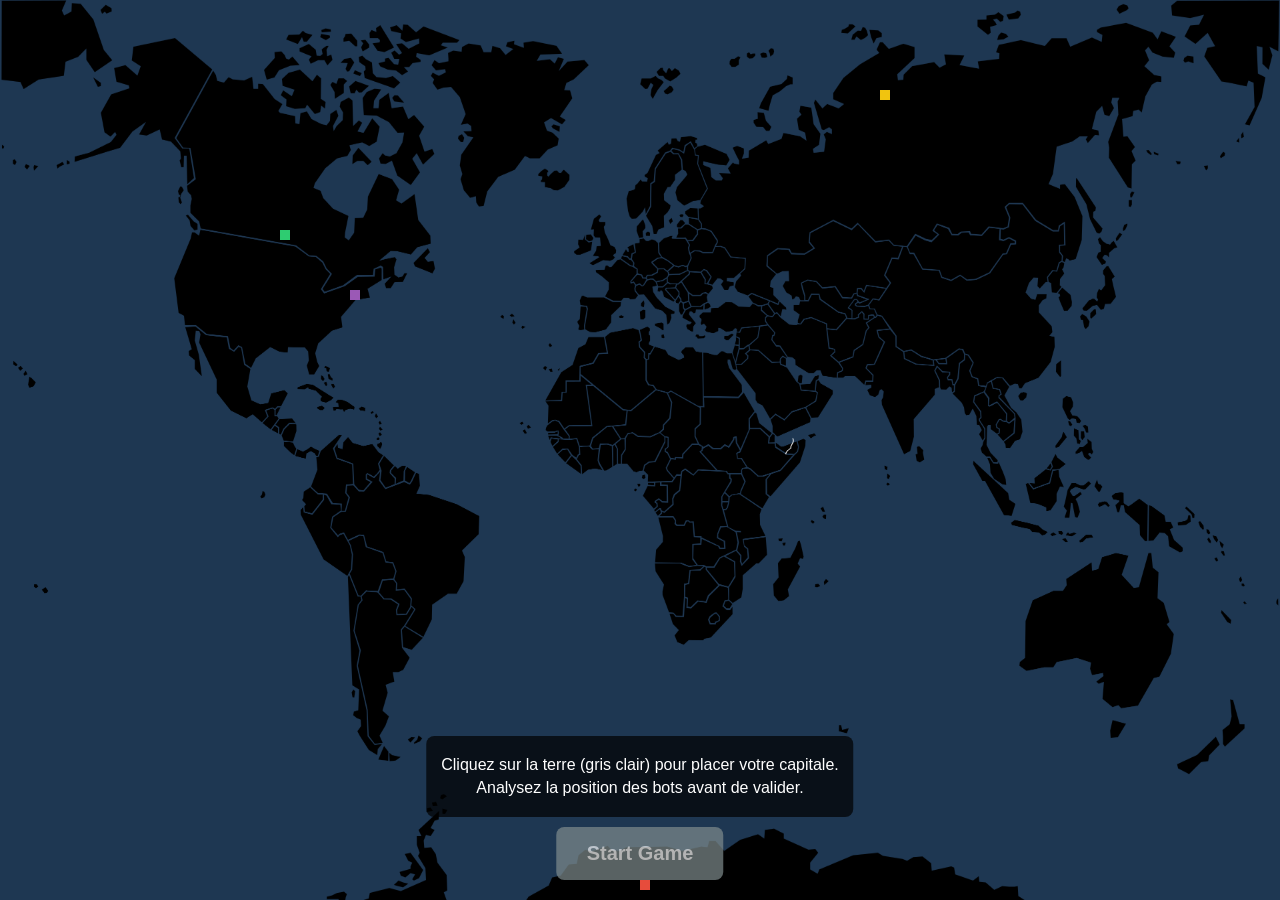
<file: rts-game/index.html>
<!DOCTYPE html>
<html lang="fr">
<head>
    <meta charset="UTF-8">
    <meta name="viewport" content="width=device-width, initial-scale=1.0">
    <title>RTS Game MVP - Phase 2</title>
    <link rel="stylesheet" href="style.css">
</head>
<body>
    <div id="ui-container">

        <!-- UI pour la phase PLAYING (Cachée au départ) -->
        <div id="game-ui" class="hidden">
            <div id="stats-panel">
                <p>Troupes: <span id="troop-count">0</span></p>
                <p>Cellules: <span id="cell-count">0</span></p>
                <p>Or: <span id="gold-count">0</span></p>
            </div>
            <div id="controls-panel">
                <label for="attack-percent">Troupes à envoyer: <span id="attack-percent-display">50</span>%</label>
                <input type="range" id="attack-percent" min="0" max="100" value="50">
                <button id="build-city-btn" style="margin-top:10px;">Build City (500g)</button>
            </div>
        </div>

        <!-- UI pour la phase SPAWN_SELECTION -->
        <div id="spawn-ui">
            <div id="instruction-panel">
                <p>Cliquez sur la terre (gris clair) pour placer votre capitale.</p>
                <p>Analysez la position des bots avant de valider.</p>
            </div>
            <button id="start-btn" disabled>Start Game</button>
        </div>

    </div>
    <canvas id="game-canvas"></canvas>

    <script type="module" src="main.js"></script>
</body>
</html>
</file>
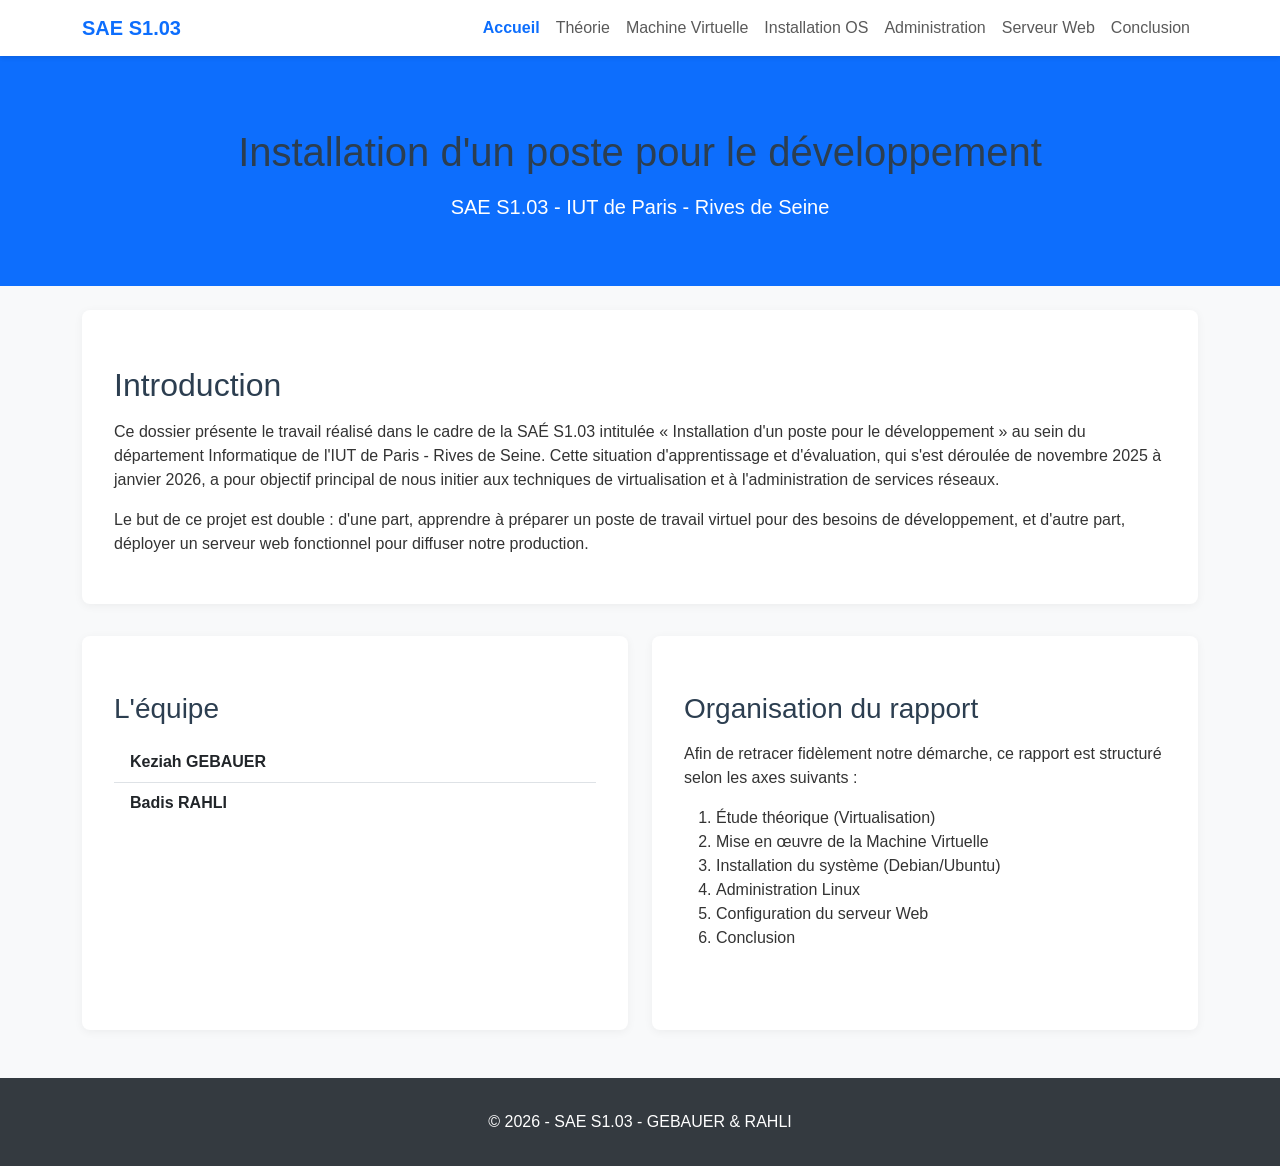
<file: Systeme/index.html>
<!DOCTYPE html>
<html lang="fr">
<head>
    <meta charset="UTF-8">
    <meta name="viewport" content="width=device-width, initial-scale=1.0">
    <title>SAE S1.03 - Installation Poste Dév</title>
    <link href="https://cdn.jsdelivr.net/npm/bootstrap@5.3.0/dist/css/bootstrap.min.css" rel="stylesheet">
    <link rel="stylesheet" href="css/style.css">
</head>
<body>

<nav class="navbar navbar-expand-lg navbar-light bg-white sticky-top">
    <div class="container">
        <a class="navbar-brand" href="index.html">SAE S1.03</a>
        <button class="navbar-toggler" type="button" data-bs-toggle="collapse" data-bs-target="#navbarNav">
            <span class="navbar-toggler-icon"></span>
        </button>
        <div class="collapse navbar-collapse" id="navbarNav">
            <ul class="navbar-nav ms-auto">
                <li class="nav-item"><a class="nav-link active" href="index.html">Accueil</a></li>
                <li class="nav-item"><a class="nav-link" href="theorie.html">Théorie</a></li>
                <li class="nav-item"><a class="nav-link" href="vm_setup.html">Machine Virtuelle</a></li>
                <li class="nav-item"><a class="nav-link" href="install_linux.html">Installation OS</a></li>
                <li class="nav-item"><a class="nav-link" href="admin_linux.html">Administration</a></li>
                <li class="nav-item"><a class="nav-link" href="serveur_web.html">Serveur Web</a></li>
                <li class="nav-item"><a class="nav-link" href="conclusion.html">Conclusion</a></li>
            </ul>
        </div>
    </div>
</nav>

<header class="bg-primary text-white text-center py-5 mb-4">
    <div class="container">
        <h1 class="fw-light">Installation d'un poste pour le développement</h1>
        <p class="lead">SAE S1.03 - IUT de Paris - Rives de Seine</p>
    </div>
</header>

<main class="container">
    <div class="content-section">
        <h2>Introduction</h2>
        <p>
            Ce dossier présente le travail réalisé dans le cadre de la SAÉ S1.03 intitulée « Installation d'un poste pour le développement » au sein du département Informatique de l'IUT de Paris - Rives de Seine. Cette situation d'apprentissage et d'évaluation, qui s'est déroulée de novembre 2025 à janvier 2026, a pour objectif principal de nous initier aux techniques de virtualisation et à l'administration de services réseaux.
        </p>
        <p>
            Le but de ce projet est double : d'une part, apprendre à préparer un poste de travail virtuel pour des besoins de développement, et d'autre part, déployer un serveur web fonctionnel pour diffuser notre production.
        </p>
    </div>

    <div class="row">
        <div class="col-md-6">
            <div class="content-section h-100">
                <h3>L'équipe</h3>
                <ul class="list-group list-group-flush">
                    <li class="list-group-item"><strong>Keziah GEBAUER</strong></li>
                    <li class="list-group-item"><strong>Badis RAHLI</strong></li>
                </ul>
            </div>
        </div>
        <div class="col-md-6">
            <div class="content-section h-100">
                <h3>Organisation du rapport</h3>
                <p>Afin de retracer fidèlement notre démarche, ce rapport est structuré selon les axes suivants :</p>
                <ol>
                    <li>Étude théorique (Virtualisation)</li>
                    <li>Mise en œuvre de la Machine Virtuelle</li>
                    <li>Installation du système (Debian/Ubuntu)</li>
                    <li>Administration Linux</li>
                    <li>Configuration du serveur Web</li>
                    <li>Conclusion</li>
                </ol>
            </div>
        </div>
    </div>
</main>

<footer class="text-center">
    <div class="container">
        <p class="mb-0">&copy; 2026 - SAE S1.03 - GEBAUER & RAHLI</p>
    </div>
</footer>

<script src="https://cdn.jsdelivr.net/npm/bootstrap@5.3.0/dist/js/bootstrap.bundle.min.js"></script>
</body>
</html>
</file>
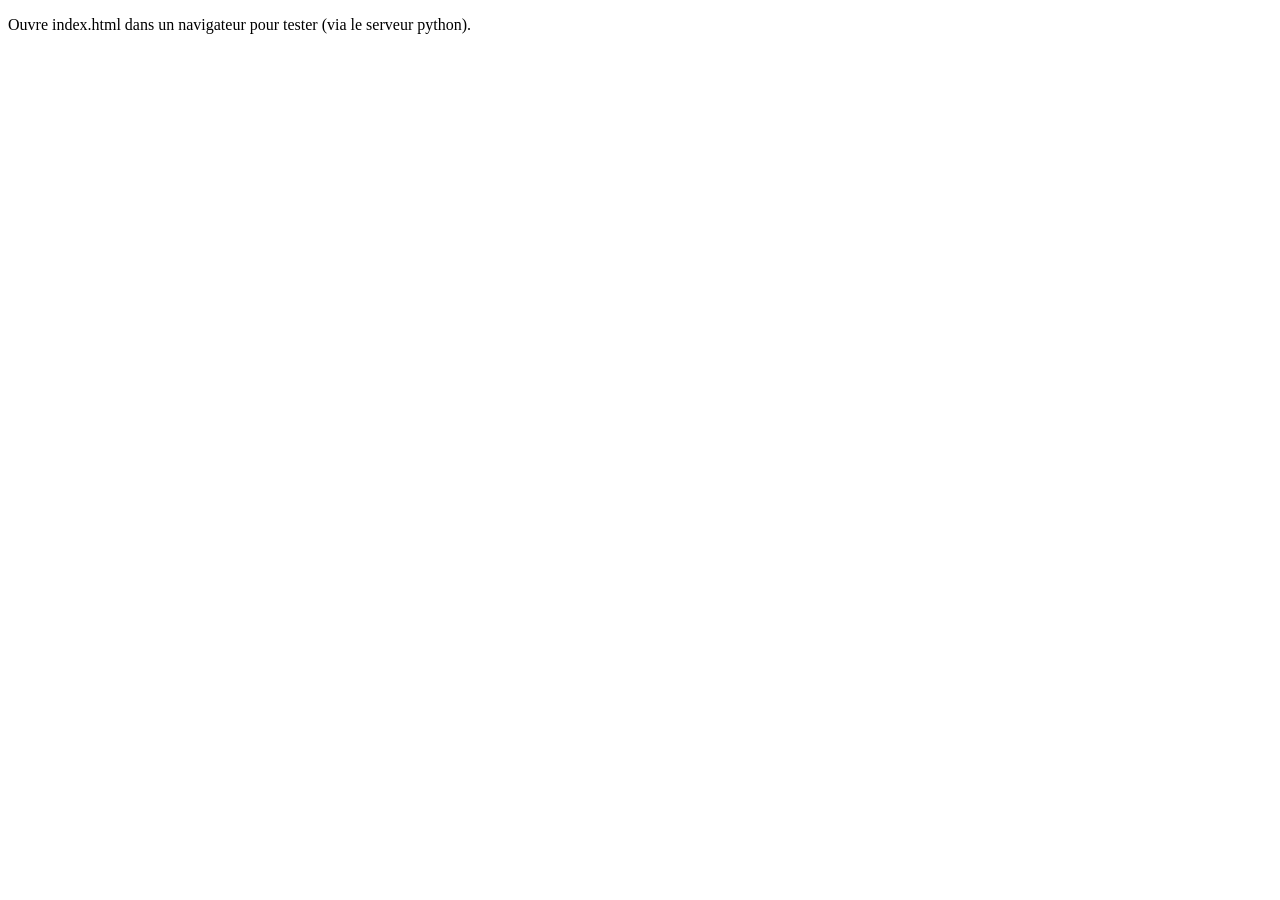
<file: rts-game/test_camera.html>
<!DOCTYPE html>
<html lang="fr">
<head>
    <meta charset="UTF-8">
    <title>Test Caméra Zoom & Pan</title>
</head>
<body>
    <p>Ouvre index.html dans un navigateur pour tester (via le serveur python).</p>
</body>
</html>
</file>
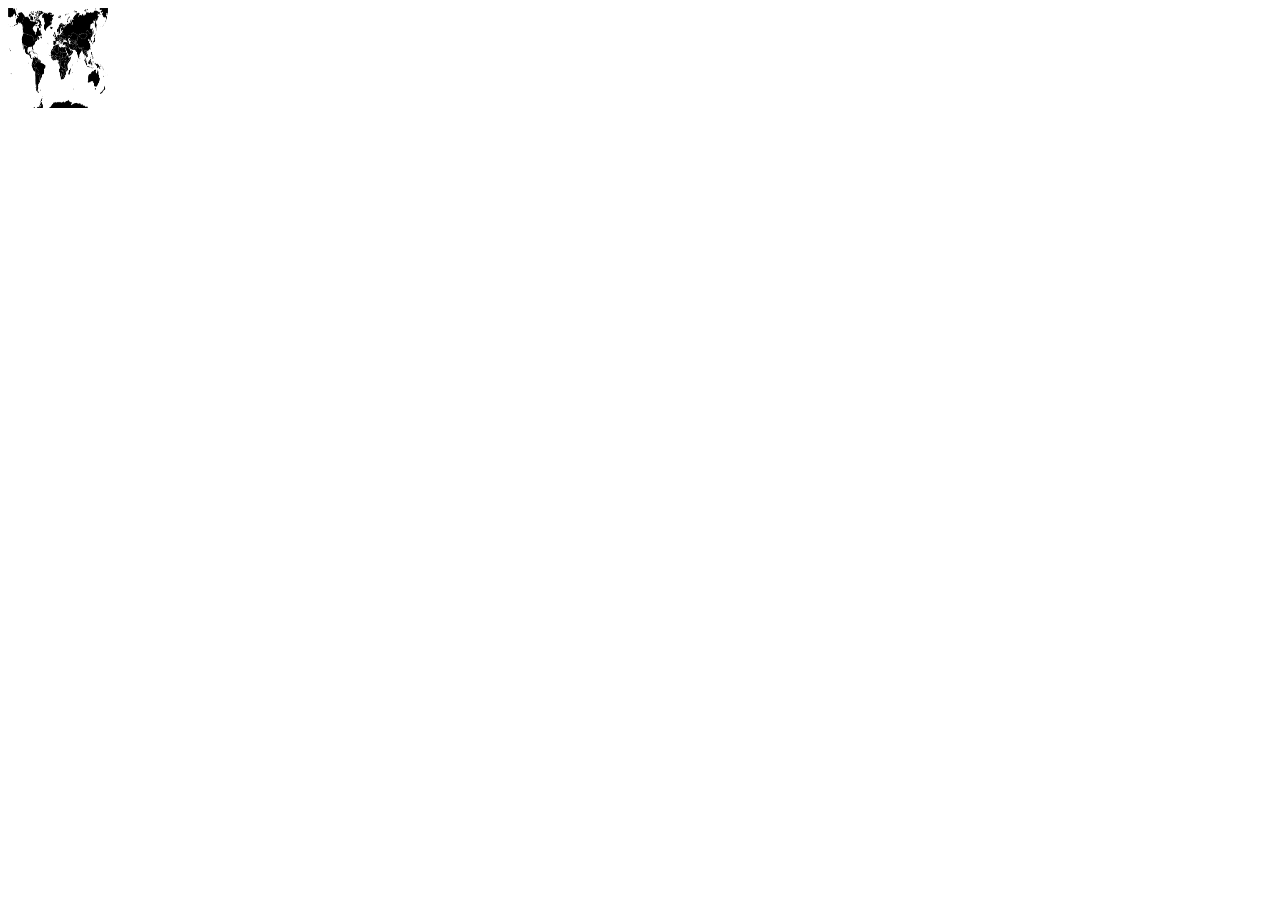
<file: rts-game/test_map_colors.html>
<!DOCTYPE html>
<html>
<body>
    <canvas id="canvas"></canvas>
    <script>
        const img = new Image();
        img.onload = () => {
            const canvas = document.getElementById('canvas');
            canvas.width = 100;
            canvas.height = 100;
            const ctx = canvas.getContext('2d');
            ctx.drawImage(img, 0, 0, 100, 100);
            const data = ctx.getImageData(0, 0, 100, 100).data;

            let countDark = 0;
            let countLight = 0;
            let countTransparent = 0;

            for (let i = 0; i < data.length; i += 4) {
                const r = data[i];
                const g = data[i+1];
                const b = data[i+2];
                const a = data[i+3];

                if (a < 128) {
                    countTransparent++;
                } else {
                    const avg = (r + g + b) / 3;
                    if (avg < 128) {
                        countDark++;
                    } else {
                        countLight++;
                    }
                }
            }
            console.log(JSON.stringify({
                dark: countDark,
                light: countLight,
                transparent: countTransparent,
                total: data.length / 4
            }));

            // Expose for Playwright
            window.colorStats = {
                dark: countDark,
                light: countLight,
                transparent: countTransparent,
                total: data.length / 4
            };
        };
        img.src = "map.png";
    </script>
</body>
</html>
</file>
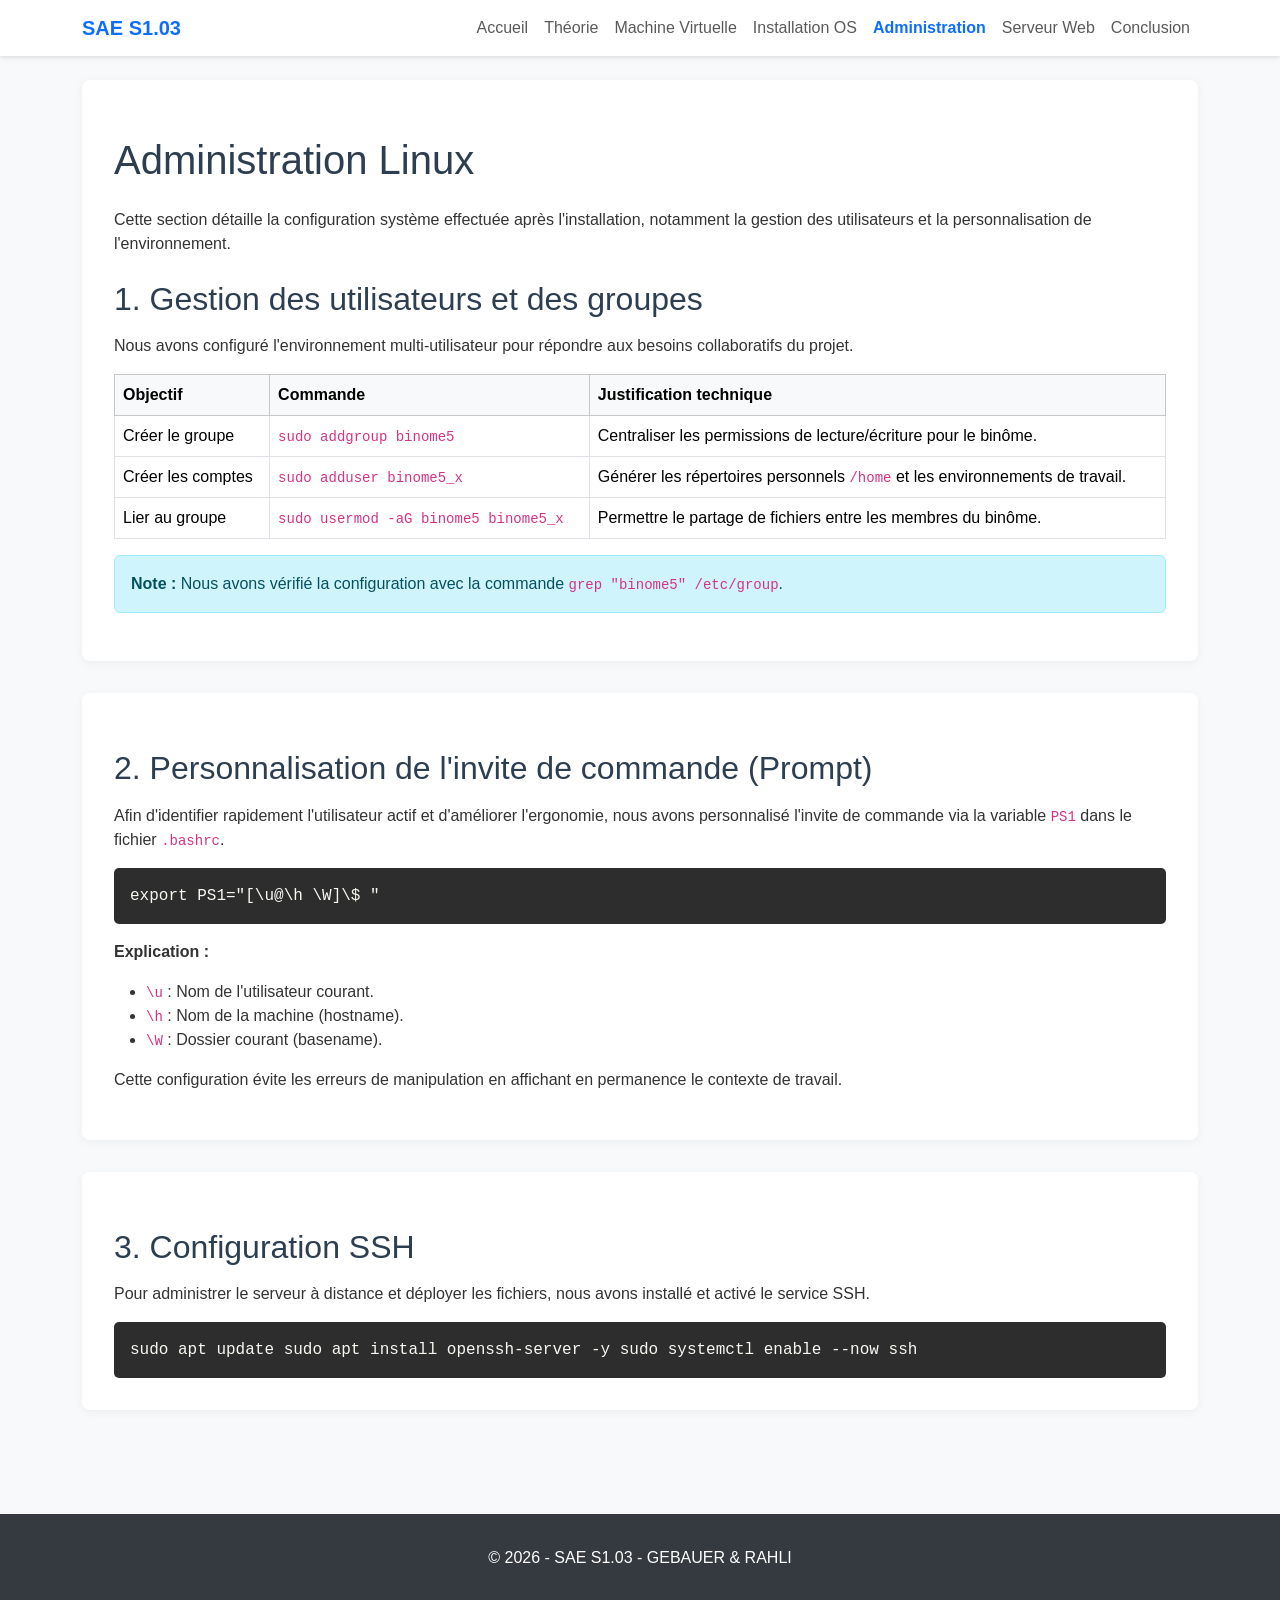
<file: Systeme/admin_linux.html>
<!DOCTYPE html>
<html lang="fr">
<head>
    <meta charset="UTF-8">
    <meta name="viewport" content="width=device-width, initial-scale=1.0">
    <title>Administration Linux - SAE S1.03</title>
    <link href="https://cdn.jsdelivr.net/npm/bootstrap@5.3.0/dist/css/bootstrap.min.css" rel="stylesheet">
    <link rel="stylesheet" href="css/style.css">
</head>
<body>

<nav class="navbar navbar-expand-lg navbar-light bg-white sticky-top">
    <div class="container">
        <a class="navbar-brand" href="index.html">SAE S1.03</a>
        <button class="navbar-toggler" type="button" data-bs-toggle="collapse" data-bs-target="#navbarNav">
            <span class="navbar-toggler-icon"></span>
        </button>
        <div class="collapse navbar-collapse" id="navbarNav">
            <ul class="navbar-nav ms-auto">
                <li class="nav-item"><a class="nav-link" href="index.html">Accueil</a></li>
                <li class="nav-item"><a class="nav-link" href="theorie.html">Théorie</a></li>
                <li class="nav-item"><a class="nav-link" href="vm_setup.html">Machine Virtuelle</a></li>
                <li class="nav-item"><a class="nav-link" href="install_linux.html">Installation OS</a></li>
                <li class="nav-item"><a class="nav-link active" href="admin_linux.html">Administration</a></li>
                <li class="nav-item"><a class="nav-link" href="serveur_web.html">Serveur Web</a></li>
                <li class="nav-item"><a class="nav-link" href="conclusion.html">Conclusion</a></li>
            </ul>
        </div>
    </div>
</nav>

<main class="container py-4">
    <div class="content-section">
        <h1 class="mb-4">Administration Linux</h1>
        <p>
            Cette section détaille la configuration système effectuée après l'installation, notamment la gestion des utilisateurs et la personnalisation de l'environnement.
        </p>

        <h2>1. Gestion des utilisateurs et des groupes</h2>
        <p>
            Nous avons configuré l'environnement multi-utilisateur pour répondre aux besoins collaboratifs du projet.
        </p>

        <table class="table table-bordered">
            <thead class="table-light">
                <tr>
                    <th>Objectif</th>
                    <th>Commande</th>
                    <th>Justification technique</th>
                </tr>
            </thead>
            <tbody>
                <tr>
                    <td>Créer le groupe</td>
                    <td><code>sudo addgroup binome5</code></td>
                    <td>Centraliser les permissions de lecture/écriture pour le binôme.</td>
                </tr>
                <tr>
                    <td>Créer les comptes</td>
                    <td><code>sudo adduser binome5_x</code></td>
                    <td>Générer les répertoires personnels <code>/home</code> et les environnements de travail.</td>
                </tr>
                <tr>
                    <td>Lier au groupe</td>
                    <td><code>sudo usermod -aG binome5 binome5_x</code></td>
                    <td>Permettre le partage de fichiers entre les membres du binôme.</td>
                </tr>
            </tbody>
        </table>

        <div class="alert alert-info">
            <strong>Note :</strong> Nous avons vérifié la configuration avec la commande <code>grep "binome5" /etc/group</code>.
        </div>
    </div>

    <div class="content-section">
        <h2>2. Personnalisation de l'invite de commande (Prompt)</h2>
        <p>
            Afin d'identifier rapidement l'utilisateur actif et d'améliorer l'ergonomie, nous avons personnalisé l'invite de commande via la variable <code>PS1</code> dans le fichier <code>.bashrc</code>.
        </p>
        
        <div class="code-block">
            export PS1="[\u@\h \W]\$ "
        </div>

        <p class="mt-3">
            <strong>Explication :</strong>
        </p>
        <ul>
            <li><code>\u</code> : Nom de l'utilisateur courant.</li>
            <li><code>\h</code> : Nom de la machine (hostname).</li>
            <li><code>\W</code> : Dossier courant (basename).</li>
        </ul>
        <p>Cette configuration évite les erreurs de manipulation en affichant en permanence le contexte de travail.</p>
    </div>

    <div class="content-section">
        <h2>3. Configuration SSH</h2>
        <p>
            Pour administrer le serveur à distance et déployer les fichiers, nous avons installé et activé le service SSH.
        </p>
        <div class="code-block">
            sudo apt update
            sudo apt install openssh-server -y
            sudo systemctl enable --now ssh
        </div>
    </div>
</main>

<footer class="text-center">
    <div class="container">
        <p class="mb-0">&copy; 2026 - SAE S1.03 - GEBAUER & RAHLI</p>
    </div>
</footer>

<script src="https://cdn.jsdelivr.net/npm/bootstrap@5.3.0/dist/js/bootstrap.bundle.min.js"></script>
</body>
</html>
</file>
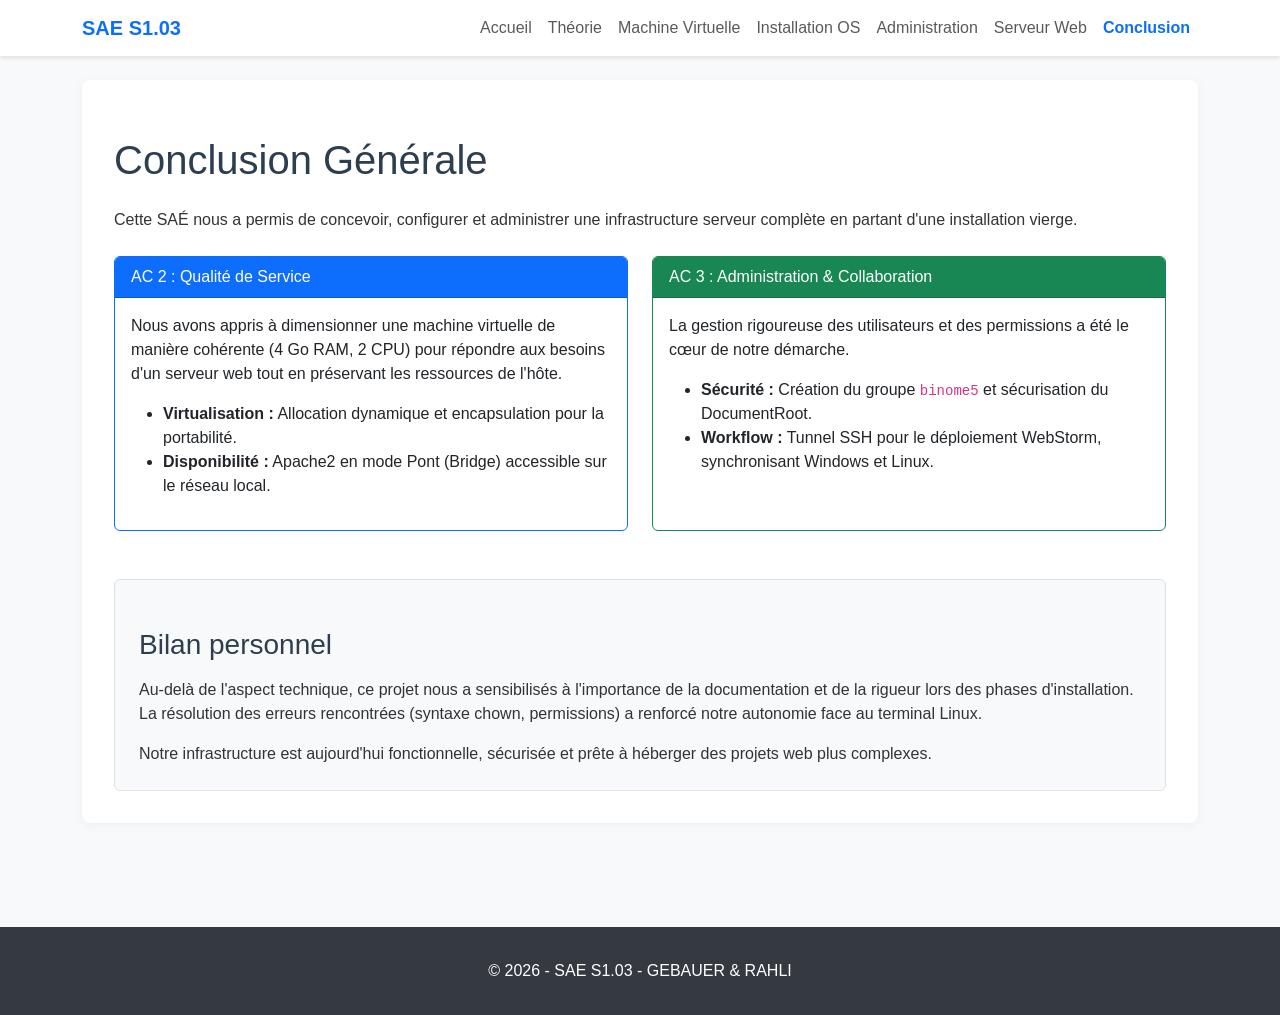
<file: Systeme/conclusion.html>
<!DOCTYPE html>
<html lang="fr">
<head>
    <meta charset="UTF-8">
    <meta name="viewport" content="width=device-width, initial-scale=1.0">
    <title>Conclusion - SAE S1.03</title>
    <link href="https://cdn.jsdelivr.net/npm/bootstrap@5.3.0/dist/css/bootstrap.min.css" rel="stylesheet">
    <link rel="stylesheet" href="css/style.css">
</head>
<body>

<nav class="navbar navbar-expand-lg navbar-light bg-white sticky-top">
    <div class="container">
        <a class="navbar-brand" href="index.html">SAE S1.03</a>
        <button class="navbar-toggler" type="button" data-bs-toggle="collapse" data-bs-target="#navbarNav">
            <span class="navbar-toggler-icon"></span>
        </button>
        <div class="collapse navbar-collapse" id="navbarNav">
            <ul class="navbar-nav ms-auto">
                <li class="nav-item"><a class="nav-link" href="index.html">Accueil</a></li>
                <li class="nav-item"><a class="nav-link" href="theorie.html">Théorie</a></li>
                <li class="nav-item"><a class="nav-link" href="vm_setup.html">Machine Virtuelle</a></li>
                <li class="nav-item"><a class="nav-link" href="install_linux.html">Installation OS</a></li>
                <li class="nav-item"><a class="nav-link" href="admin_linux.html">Administration</a></li>
                <li class="nav-item"><a class="nav-link" href="serveur_web.html">Serveur Web</a></li>
                <li class="nav-item"><a class="nav-link active" href="conclusion.html">Conclusion</a></li>
            </ul>
        </div>
    </div>
</nav>

<main class="container py-4">
    <div class="content-section">
        <h1 class="mb-4">Conclusion Générale</h1>
        <p>
            Cette SAÉ nous a permis de concevoir, configurer et administrer une infrastructure serveur complète en partant d'une installation vierge.
        </p>

        <div class="row mt-4">
            <div class="col-md-6">
                <div class="card h-100 border-primary">
                    <div class="card-header bg-primary text-white">AC 2 : Qualité de Service</div>
                    <div class="card-body">
                        <p class="card-text">
                            Nous avons appris à dimensionner une machine virtuelle de manière cohérente (4 Go RAM, 2 CPU) pour répondre aux besoins d'un serveur web tout en préservant les ressources de l'hôte.
                        </p>
                        <ul>
                            <li><strong>Virtualisation :</strong> Allocation dynamique et encapsulation pour la portabilité.</li>
                            <li><strong>Disponibilité :</strong> Apache2 en mode Pont (Bridge) accessible sur le réseau local.</li>
                        </ul>
                    </div>
                </div>
            </div>
            <div class="col-md-6">
                <div class="card h-100 border-success">
                    <div class="card-header bg-success text-white">AC 3 : Administration & Collaboration</div>
                    <div class="card-body">
                        <p class="card-text">
                            La gestion rigoureuse des utilisateurs et des permissions a été le cœur de notre démarche.
                        </p>
                        <ul>
                            <li><strong>Sécurité :</strong> Création du groupe <code>binome5</code> et sécurisation du DocumentRoot.</li>
                            <li><strong>Workflow :</strong> Tunnel SSH pour le déploiement WebStorm, synchronisant Windows et Linux.</li>
                        </ul>
                    </div>
                </div>
            </div>
        </div>

        <div class="mt-5 p-4 bg-light rounded border">
            <h3>Bilan personnel</h3>
            <p>
                Au-delà de l'aspect technique, ce projet nous a sensibilisés à l'importance de la documentation et de la rigueur lors des phases d'installation. La résolution des erreurs rencontrées (syntaxe chown, permissions) a renforcé notre autonomie face au terminal Linux.
            </p>
            <p class="mb-0">
                Notre infrastructure est aujourd'hui fonctionnelle, sécurisée et prête à héberger des projets web plus complexes.
            </p>
        </div>
    </div>
</main>

<footer class="text-center">
    <div class="container">
        <p class="mb-0">&copy; 2026 - SAE S1.03 - GEBAUER & RAHLI</p>
    </div>
</footer>

<script src="https://cdn.jsdelivr.net/npm/bootstrap@5.3.0/dist/js/bootstrap.bundle.min.js"></script>
</body>
</html>
</file>
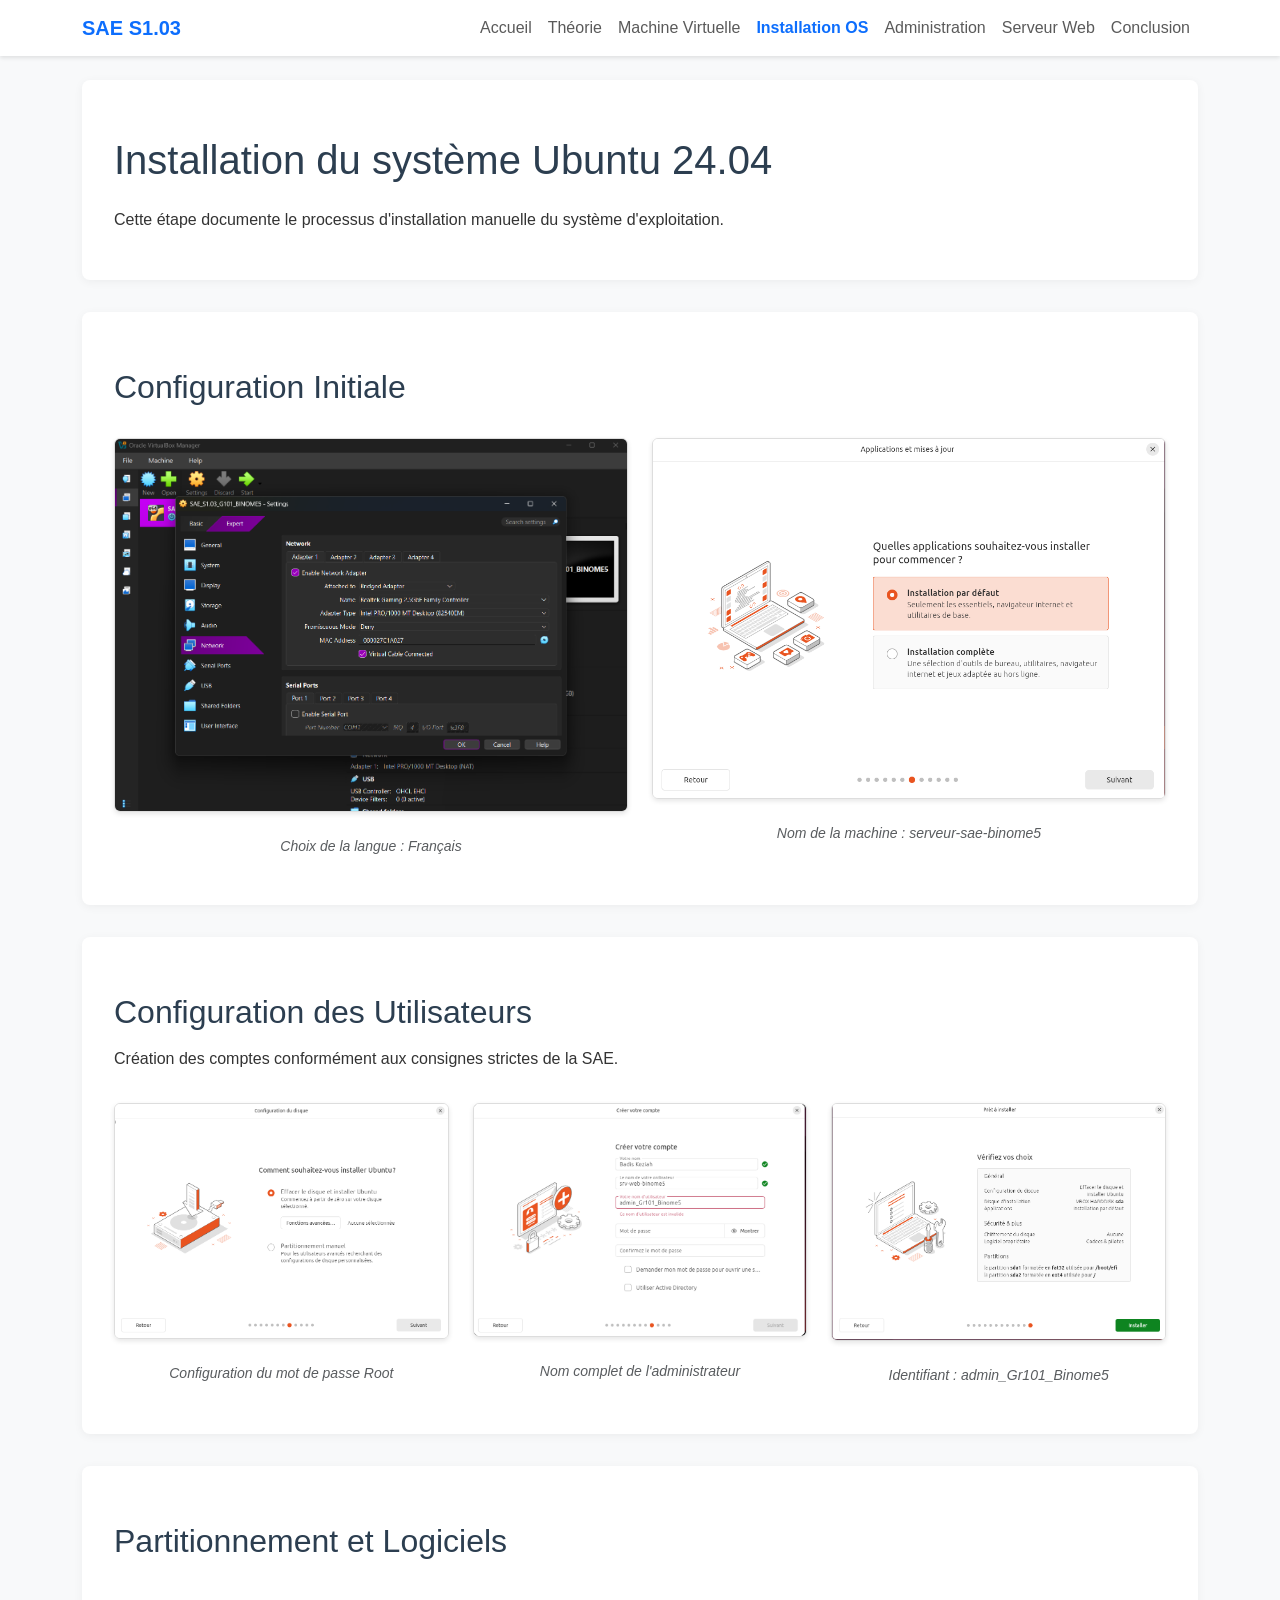
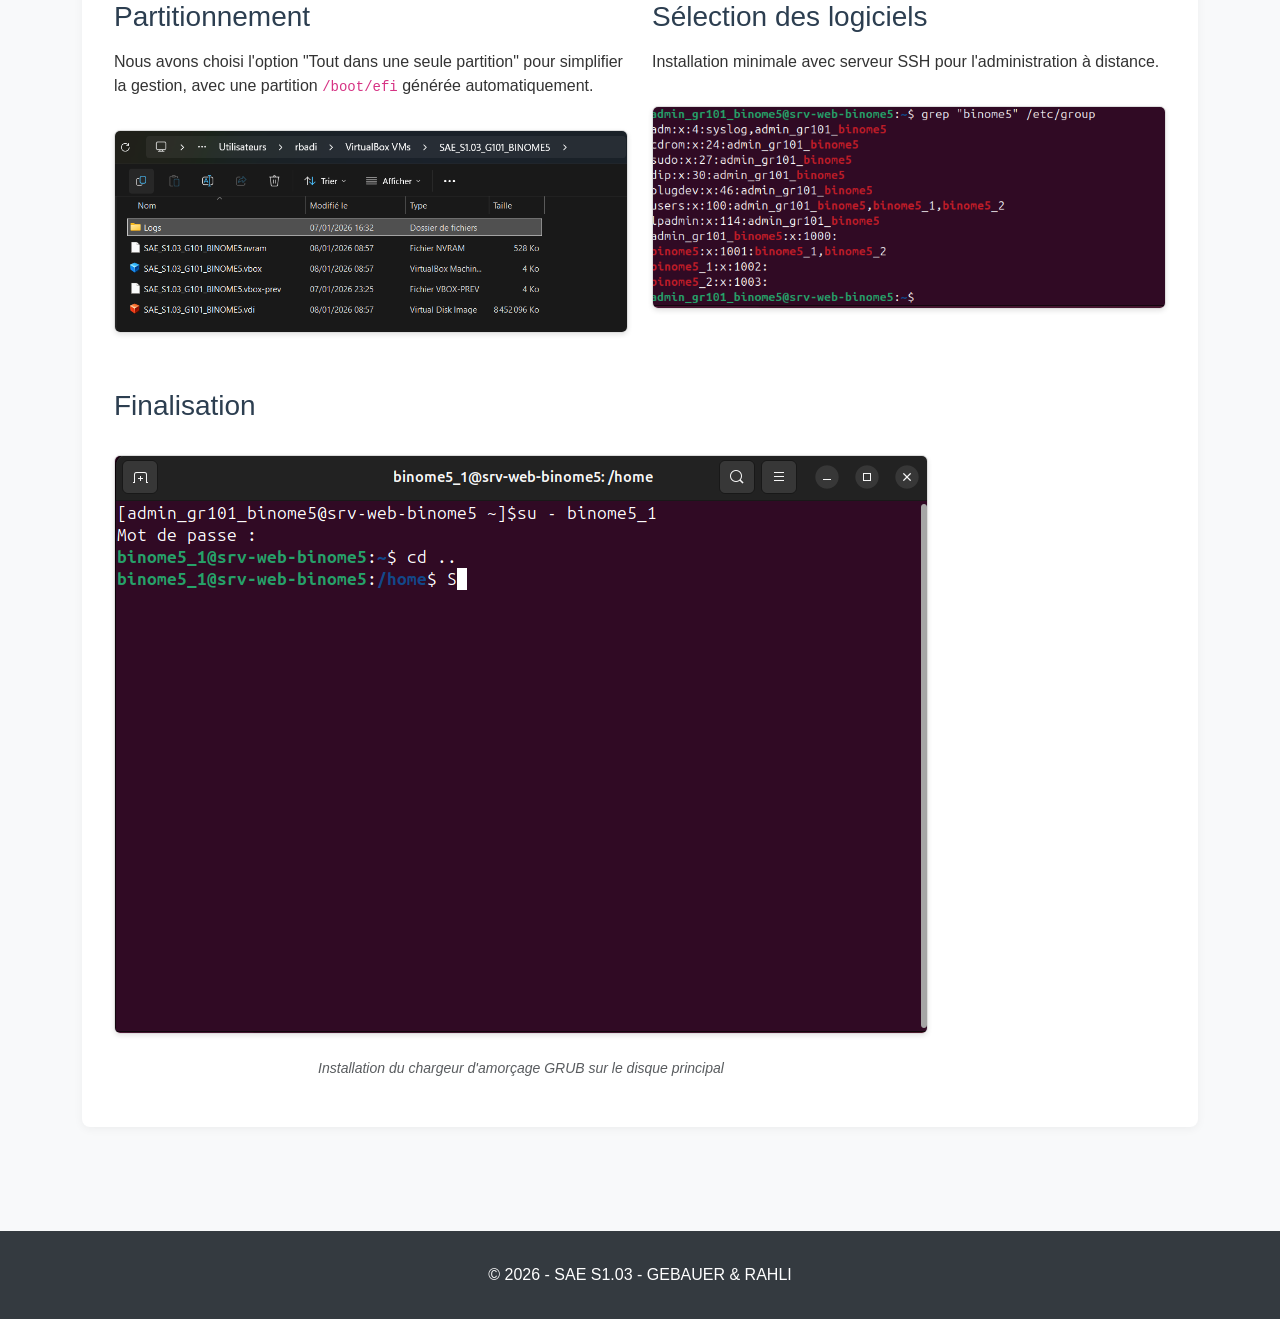
<file: Systeme/install_linux.html>
<!DOCTYPE html>
<html lang="fr">
<head>
    <meta charset="UTF-8">
    <meta name="viewport" content="width=device-width, initial-scale=1.0">
    <title>Installation Linux - SAE S1.03</title>
    <link href="https://cdn.jsdelivr.net/npm/bootstrap@5.3.0/dist/css/bootstrap.min.css" rel="stylesheet">
    <link rel="stylesheet" href="css/style.css">
</head>
<body>

<nav class="navbar navbar-expand-lg navbar-light bg-white sticky-top">
    <div class="container">
        <a class="navbar-brand" href="index.html">SAE S1.03</a>
        <button class="navbar-toggler" type="button" data-bs-toggle="collapse" data-bs-target="#navbarNav">
            <span class="navbar-toggler-icon"></span>
        </button>
        <div class="collapse navbar-collapse" id="navbarNav">
            <ul class="navbar-nav ms-auto">
                <li class="nav-item"><a class="nav-link" href="index.html">Accueil</a></li>
                <li class="nav-item"><a class="nav-link" href="theorie.html">Théorie</a></li>
                <li class="nav-item"><a class="nav-link" href="vm_setup.html">Machine Virtuelle</a></li>
                <li class="nav-item"><a class="nav-link active" href="install_linux.html">Installation OS</a></li>
                <li class="nav-item"><a class="nav-link" href="admin_linux.html">Administration</a></li>
                <li class="nav-item"><a class="nav-link" href="serveur_web.html">Serveur Web</a></li>
                <li class="nav-item"><a class="nav-link" href="conclusion.html">Conclusion</a></li>
            </ul>
        </div>
    </div>
</nav>

<main class="container py-4">
    <div class="content-section">
        <h1 class="mb-4">Installation du système Ubuntu 24.04</h1>
        <p>
            Cette étape documente le processus d'installation manuelle du système d'exploitation.
        </p>
    </div>

    <div class="content-section">
        <h2>Configuration Initiale</h2>
        <div class="row">
            <div class="col-md-6">
                <figure class="figure">
                    <img src="assets/image5.png" class="figure-img img-fluid rounded" alt="Sélection de la langue">
                    <figcaption class="figure-caption">Choix de la langue : Français</figcaption>
                </figure>
            </div>
            <div class="col-md-6">
                <figure class="figure">
                    <img src="assets/image6.png" class="figure-img img-fluid rounded" alt="Configuration du nom d'hôte">
                    <figcaption class="figure-caption">Nom de la machine : serveur-sae-binome5</figcaption>
                </figure>
            </div>
        </div>
    </div>

    <div class="content-section">
        <h2>Configuration des Utilisateurs</h2>
        <p>Création des comptes conformément aux consignes strictes de la SAE.</p>
        
        <div class="row">
            <div class="col-md-4">
                <figure class="figure">
                    <img src="assets/image7.png" class="figure-img img-fluid rounded" alt="Mot de passe Root">
                    <figcaption class="figure-caption">Configuration du mot de passe Root</figcaption>
                </figure>
            </div>
            <div class="col-md-4">
                <figure class="figure">
                    <img src="assets/image8.png" class="figure-img img-fluid rounded" alt="Nom complet utilisateur">
                    <figcaption class="figure-caption">Nom complet de l'administrateur</figcaption>
                </figure>
            </div>
            <div class="col-md-4">
                <figure class="figure">
                    <img src="assets/image9.png" class="figure-img img-fluid rounded" alt="Identifiant utilisateur">
                    <figcaption class="figure-caption">Identifiant : admin_Gr101_Binome5</figcaption>
                </figure>
            </div>
        </div>
    </div>

    <div class="content-section">
        <h2>Partitionnement et Logiciels</h2>
        <div class="row">
            <div class="col-md-6">
                <h3>Partitionnement</h3>
                <p>Nous avons choisi l'option "Tout dans une seule partition" pour simplifier la gestion, avec une partition <code>/boot/efi</code> générée automatiquement.</p>
                <figure class="figure">
                    <img src="assets/image10.png" class="figure-img img-fluid rounded" alt="Partitionnement">
                </figure>
            </div>
            <div class="col-md-6">
                <h3>Sélection des logiciels</h3>
                <p>Installation minimale avec serveur SSH pour l'administration à distance.</p>
                <figure class="figure">
                    <img src="assets/image11.png" class="figure-img img-fluid rounded" alt="Sélection logiciels">
                </figure>
            </div>
        </div>

        <h3 class="mt-4">Finalisation</h3>
        <figure class="figure">
            <img src="assets/image12.png" class="figure-img img-fluid rounded" alt="Installation GRUB">
            <figcaption class="figure-caption">Installation du chargeur d'amorçage GRUB sur le disque principal</figcaption>
        </figure>
    </div>
</main>

<footer class="text-center">
    <div class="container">
        <p class="mb-0">&copy; 2026 - SAE S1.03 - GEBAUER & RAHLI</p>
    </div>
</footer>

<script src="https://cdn.jsdelivr.net/npm/bootstrap@5.3.0/dist/js/bootstrap.bundle.min.js"></script>
</body>
</html>
</file>
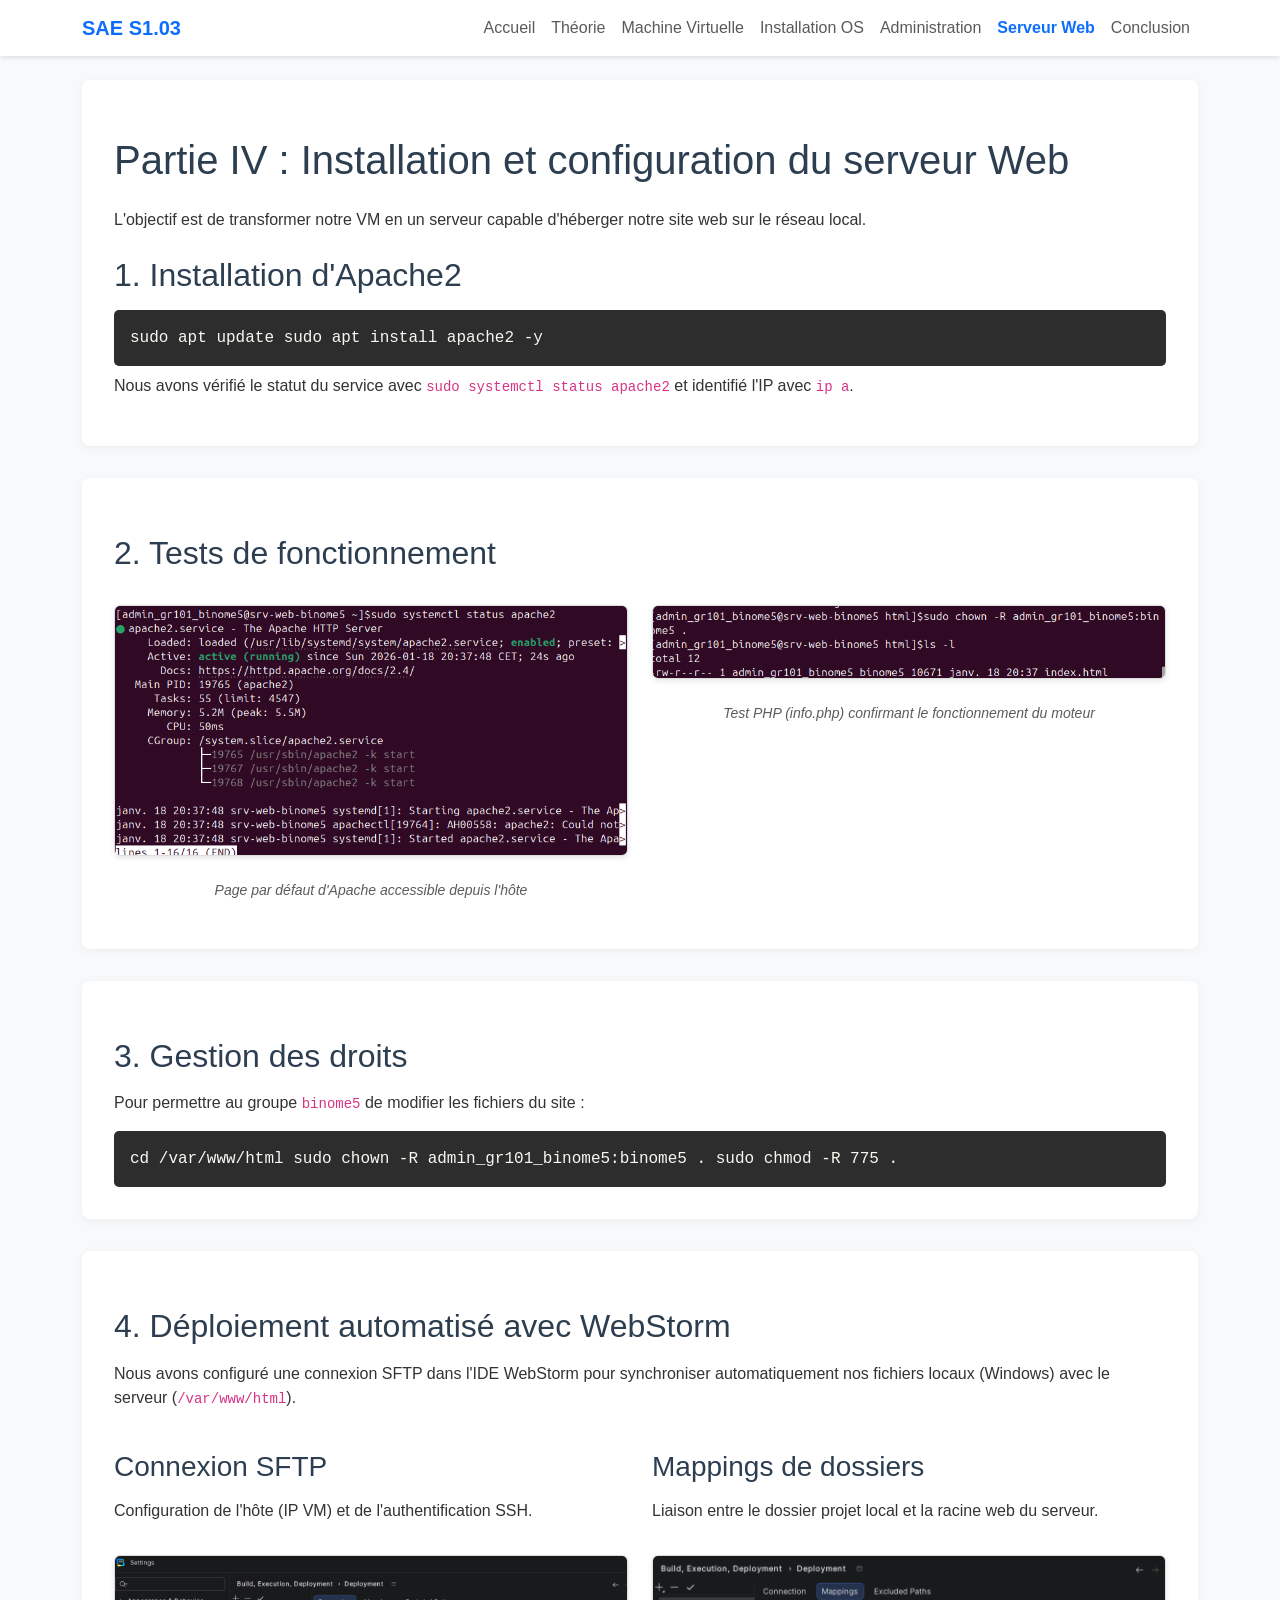
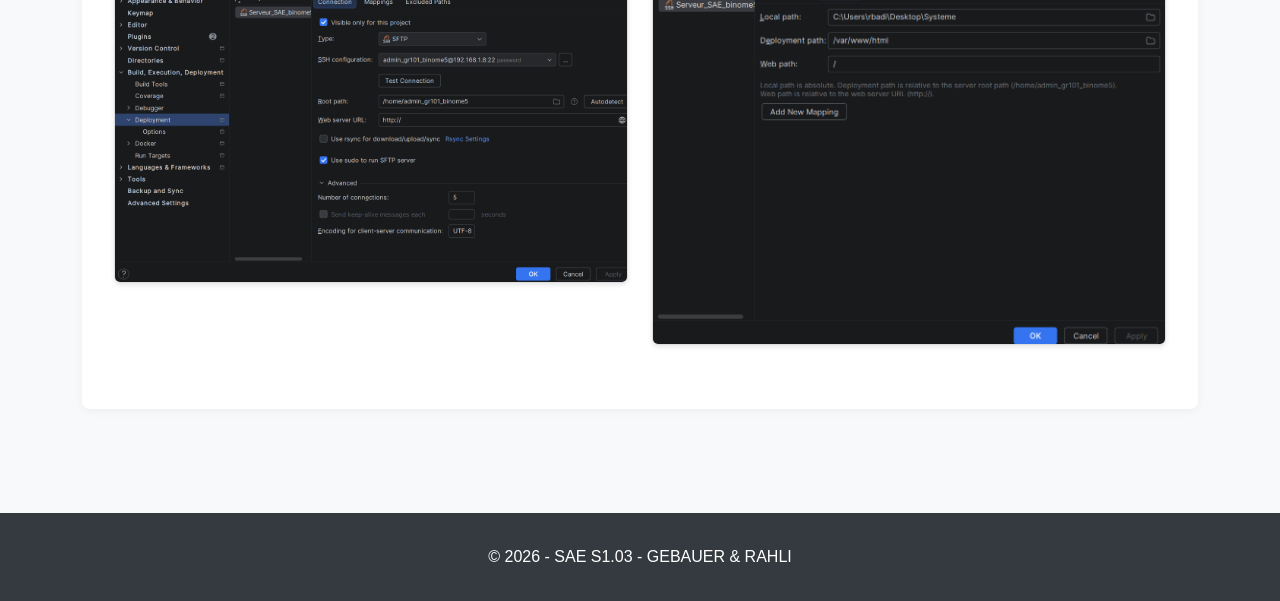
<file: Systeme/serveur_web.html>
<!DOCTYPE html>
<html lang="fr">
<head>
    <meta charset="UTF-8">
    <meta name="viewport" content="width=device-width, initial-scale=1.0">
    <title>Serveur Web - SAE S1.03</title>
    <link href="https://cdn.jsdelivr.net/npm/bootstrap@5.3.0/dist/css/bootstrap.min.css" rel="stylesheet">
    <link rel="stylesheet" href="css/style.css">
</head>
<body>

<nav class="navbar navbar-expand-lg navbar-light bg-white sticky-top">
    <div class="container">
        <a class="navbar-brand" href="index.html">SAE S1.03</a>
        <button class="navbar-toggler" type="button" data-bs-toggle="collapse" data-bs-target="#navbarNav">
            <span class="navbar-toggler-icon"></span>
        </button>
        <div class="collapse navbar-collapse" id="navbarNav">
            <ul class="navbar-nav ms-auto">
                <li class="nav-item"><a class="nav-link" href="index.html">Accueil</a></li>
                <li class="nav-item"><a class="nav-link" href="theorie.html">Théorie</a></li>
                <li class="nav-item"><a class="nav-link" href="vm_setup.html">Machine Virtuelle</a></li>
                <li class="nav-item"><a class="nav-link" href="install_linux.html">Installation OS</a></li>
                <li class="nav-item"><a class="nav-link" href="admin_linux.html">Administration</a></li>
                <li class="nav-item"><a class="nav-link active" href="serveur_web.html">Serveur Web</a></li>
                <li class="nav-item"><a class="nav-link" href="conclusion.html">Conclusion</a></li>
            </ul>
        </div>
    </div>
</nav>

<main class="container py-4">
    <div class="content-section">
        <h1 class="mb-4">Partie IV : Installation et configuration du serveur Web</h1>
        <p>
            L'objectif est de transformer notre VM en un serveur capable d'héberger notre site web sur le réseau local.
        </p>

        <h2>1. Installation d'Apache2</h2>
        <div class="code-block">
            sudo apt update
            sudo apt install apache2 -y
        </div>
        <p class="mt-2">
            Nous avons vérifié le statut du service avec <code>sudo systemctl status apache2</code> et identifié l'IP avec <code>ip a</code>.
        </p>
    </div>

    <div class="content-section">
        <h2>2. Tests de fonctionnement</h2>
        <div class="row">
            <div class="col-md-6">
                <figure class="figure">
                    <img src="assets/image13.png" class="figure-img img-fluid rounded" alt="Page par défaut Apache">
                    <figcaption class="figure-caption">Page par défaut d'Apache accessible depuis l'hôte</figcaption>
                </figure>
            </div>
            <div class="col-md-6">
                <figure class="figure">
                    <img src="assets/image14.png" class="figure-img img-fluid rounded" alt="Page PHP Info">
                    <figcaption class="figure-caption">Test PHP (info.php) confirmant le fonctionnement du moteur</figcaption>
                </figure>
            </div>
        </div>
    </div>

    <div class="content-section">
        <h2>3. Gestion des droits</h2>
        <p>Pour permettre au groupe <code>binome5</code> de modifier les fichiers du site :</p>
        <div class="code-block">
            cd /var/www/html
            sudo chown -R admin_gr101_binome5:binome5 .
            sudo chmod -R 775 .
        </div>
    </div>

    <div class="content-section">
        <h2>4. Déploiement automatisé avec WebStorm</h2>
        <p>
            Nous avons configuré une connexion SFTP dans l'IDE WebStorm pour synchroniser automatiquement nos fichiers locaux (Windows) avec le serveur (<code>/var/www/html</code>).
        </p>

        <div class="row">
            <div class="col-md-6">
                <h3>Connexion SFTP</h3>
                <p>Configuration de l'hôte (IP VM) et de l'authentification SSH.</p>
                <figure class="figure">
                    <img src="assets/image15.png" class="figure-img img-fluid rounded" alt="Configuration SFTP WebStorm">
                </figure>
            </div>
            <div class="col-md-6">
                <h3>Mappings de dossiers</h3>
                <p>Liaison entre le dossier projet local et la racine web du serveur.</p>
                <figure class="figure">
                    <img src="assets/image16.png" class="figure-img img-fluid rounded" alt="Mappings WebStorm">
                </figure>
            </div>
        </div>
    </div>
</main>

<footer class="text-center">
    <div class="container">
        <p class="mb-0">&copy; 2026 - SAE S1.03 - GEBAUER & RAHLI</p>
    </div>
</footer>

<script src="https://cdn.jsdelivr.net/npm/bootstrap@5.3.0/dist/js/bootstrap.bundle.min.js"></script>
</body>
</html>
</file>
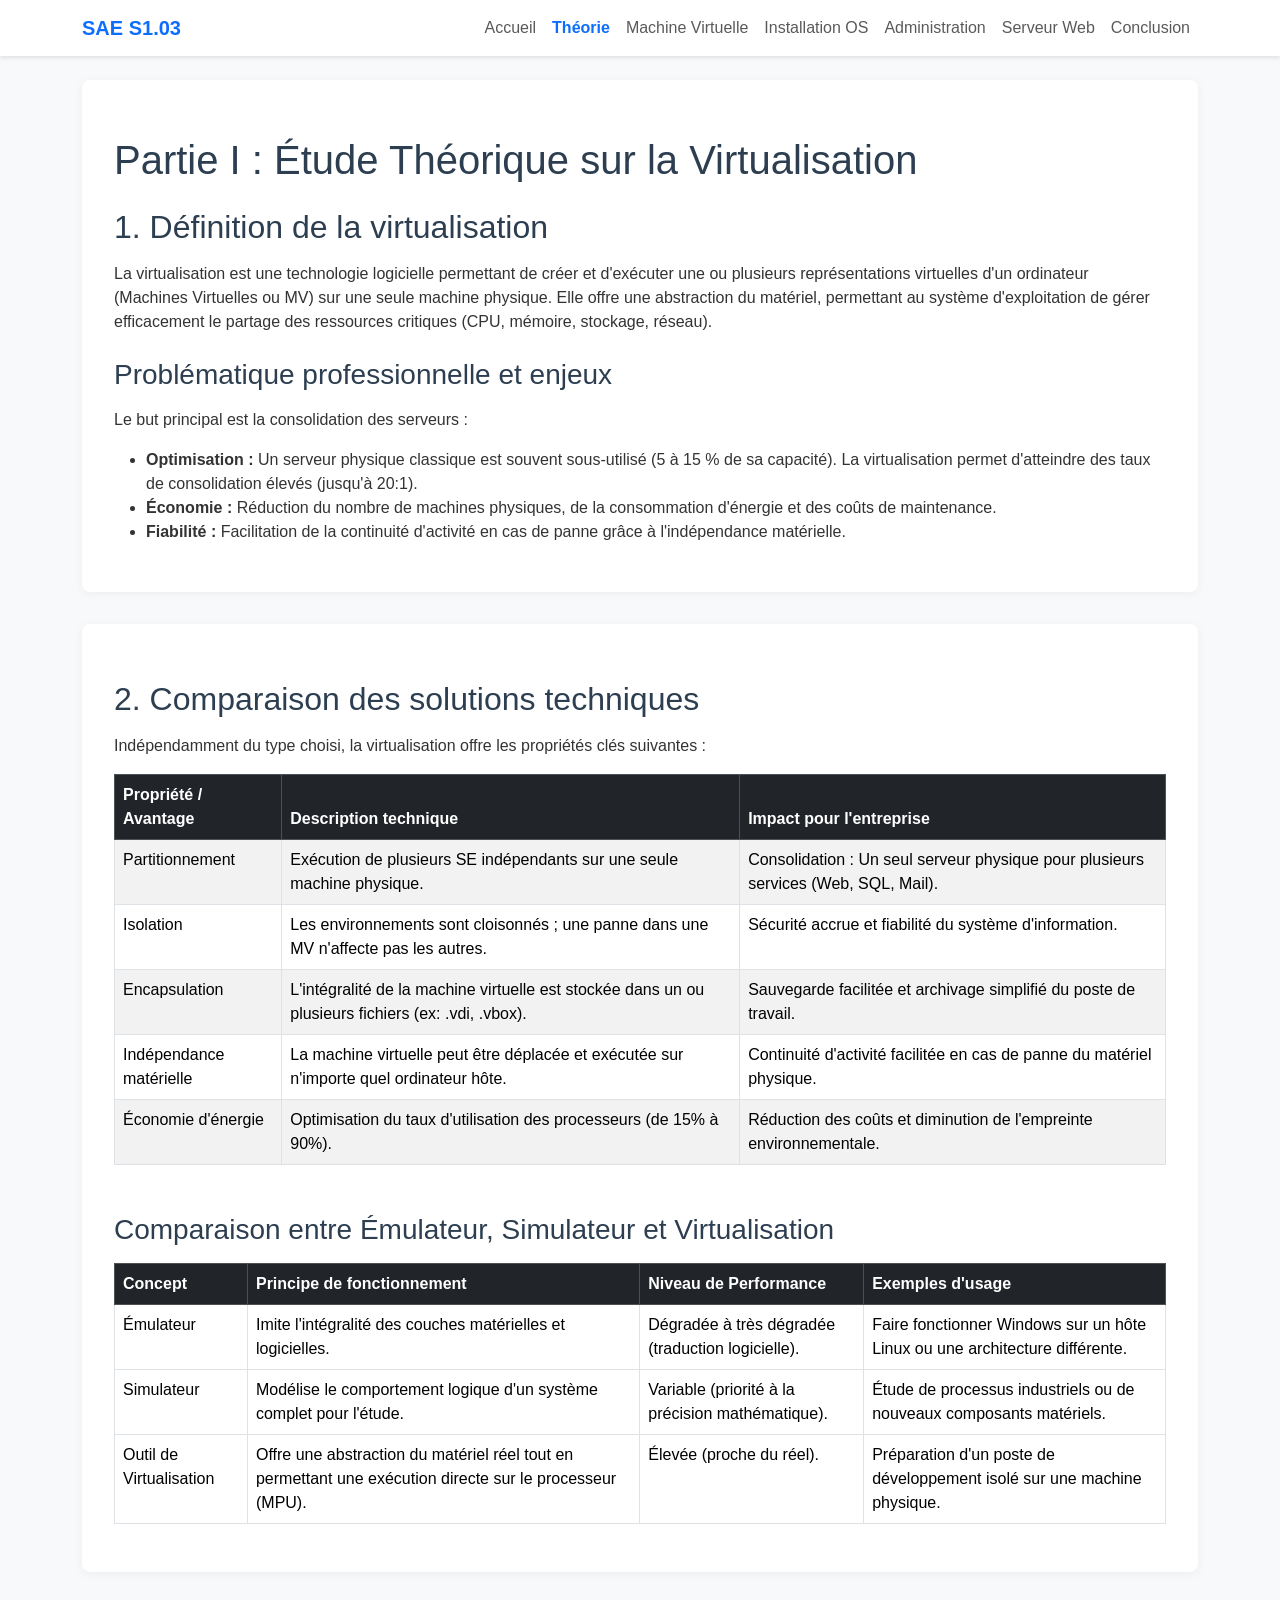
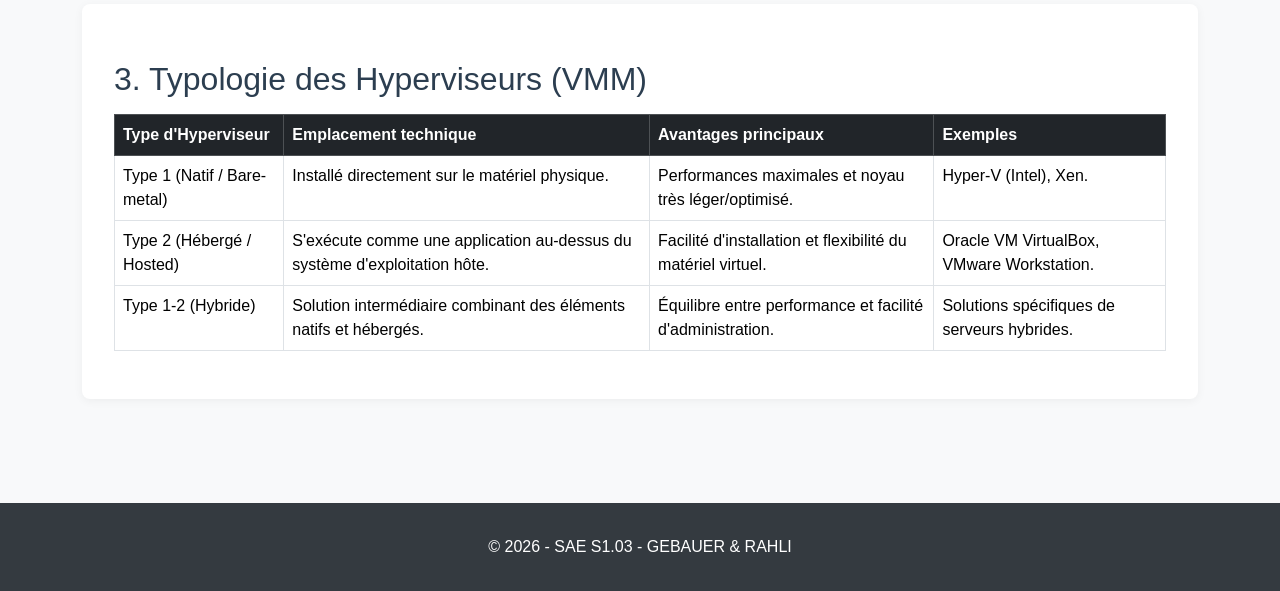
<file: Systeme/theorie.html>
<!DOCTYPE html>
<html lang="fr">
<head>
    <meta charset="UTF-8">
    <meta name="viewport" content="width=device-width, initial-scale=1.0">
    <title>Théorie - SAE S1.03</title>
    <link href="https://cdn.jsdelivr.net/npm/bootstrap@5.3.0/dist/css/bootstrap.min.css" rel="stylesheet">
    <link rel="stylesheet" href="css/style.css">
</head>
<body>

<nav class="navbar navbar-expand-lg navbar-light bg-white sticky-top">
    <div class="container">
        <a class="navbar-brand" href="index.html">SAE S1.03</a>
        <button class="navbar-toggler" type="button" data-bs-toggle="collapse" data-bs-target="#navbarNav">
            <span class="navbar-toggler-icon"></span>
        </button>
        <div class="collapse navbar-collapse" id="navbarNav">
            <ul class="navbar-nav ms-auto">
                <li class="nav-item"><a class="nav-link" href="index.html">Accueil</a></li>
                <li class="nav-item"><a class="nav-link active" href="theorie.html">Théorie</a></li>
                <li class="nav-item"><a class="nav-link" href="vm_setup.html">Machine Virtuelle</a></li>
                <li class="nav-item"><a class="nav-link" href="install_linux.html">Installation OS</a></li>
                <li class="nav-item"><a class="nav-link" href="admin_linux.html">Administration</a></li>
                <li class="nav-item"><a class="nav-link" href="serveur_web.html">Serveur Web</a></li>
                <li class="nav-item"><a class="nav-link" href="conclusion.html">Conclusion</a></li>
            </ul>
        </div>
    </div>
</nav>

<main class="container py-4">
    <div class="content-section">
        <h1 class="mb-4">Partie I : Étude Théorique sur la Virtualisation</h1>
        
        <h2>1. Définition de la virtualisation</h2>
        <p>
            La virtualisation est une technologie logicielle permettant de créer et d'exécuter une ou plusieurs représentations virtuelles d'un ordinateur (Machines Virtuelles ou MV) sur une seule machine physique. Elle offre une abstraction du matériel, permettant au système d'exploitation de gérer efficacement le partage des ressources critiques (CPU, mémoire, stockage, réseau).
        </p>

        <h3>Problématique professionnelle et enjeux</h3>
        <p>Le but principal est la consolidation des serveurs :</p>
        <ul>
            <li><strong>Optimisation :</strong> Un serveur physique classique est souvent sous-utilisé (5 à 15 % de sa capacité). La virtualisation permet d'atteindre des taux de consolidation élevés (jusqu'à 20:1).</li>
            <li><strong>Économie :</strong> Réduction du nombre de machines physiques, de la consommation d'énergie et des coûts de maintenance.</li>
            <li><strong>Fiabilité :</strong> Facilitation de la continuité d'activité en cas de panne grâce à l'indépendance matérielle.</li>
        </ul>
    </div>

    <div class="content-section">
        <h2>2. Comparaison des solutions techniques</h2>
        <p>Indépendamment du type choisi, la virtualisation offre les propriétés clés suivantes :</p>
        
        <table class="table table-striped table-bordered mt-3">
            <thead class="table-dark">
                <tr>
                    <th>Propriété / Avantage</th>
                    <th>Description technique</th>
                    <th>Impact pour l'entreprise</th>
                </tr>
            </thead>
            <tbody>
                <tr>
                    <td>Partitionnement</td>
                    <td>Exécution de plusieurs SE indépendants sur une seule machine physique.</td>
                    <td>Consolidation : Un seul serveur physique pour plusieurs services (Web, SQL, Mail).</td>
                </tr>
                <tr>
                    <td>Isolation</td>
                    <td>Les environnements sont cloisonnés ; une panne dans une MV n'affecte pas les autres.</td>
                    <td>Sécurité accrue et fiabilité du système d'information.</td>
                </tr>
                <tr>
                    <td>Encapsulation</td>
                    <td>L'intégralité de la machine virtuelle est stockée dans un ou plusieurs fichiers (ex: .vdi, .vbox).</td>
                    <td>Sauvegarde facilitée et archivage simplifié du poste de travail.</td>
                </tr>
                <tr>
                    <td>Indépendance matérielle</td>
                    <td>La machine virtuelle peut être déplacée et exécutée sur n'importe quel ordinateur hôte.</td>
                    <td>Continuité d'activité facilitée en cas de panne du matériel physique.</td>
                </tr>
                <tr>
                    <td>Économie d'énergie</td>
                    <td>Optimisation du taux d'utilisation des processeurs (de 15% à 90%).</td>
                    <td>Réduction des coûts et diminution de l'empreinte environnementale.</td>
                </tr>
            </tbody>
        </table>

        <h3 class="mt-5">Comparaison entre Émulateur, Simulateur et Virtualisation</h3>
        <table class="table table-hover table-bordered mt-3">
            <thead class="table-dark">
                <tr>
                    <th>Concept</th>
                    <th>Principe de fonctionnement</th>
                    <th>Niveau de Performance</th>
                    <th>Exemples d'usage</th>
                </tr>
            </thead>
            <tbody>
                <tr>
                    <td>Émulateur</td>
                    <td>Imite l'intégralité des couches matérielles et logicielles.</td>
                    <td>Dégradée à très dégradée (traduction logicielle).</td>
                    <td>Faire fonctionner Windows sur un hôte Linux ou une architecture différente.</td>
                </tr>
                <tr>
                    <td>Simulateur</td>
                    <td>Modélise le comportement logique d'un système complet pour l'étude.</td>
                    <td>Variable (priorité à la précision mathématique).</td>
                    <td>Étude de processus industriels ou de nouveaux composants matériels.</td>
                </tr>
                <tr>
                    <td>Outil de Virtualisation</td>
                    <td>Offre une abstraction du matériel réel tout en permettant une exécution directe sur le processeur (MPU).</td>
                    <td>Élevée (proche du réel).</td>
                    <td>Préparation d'un poste de développement isolé sur une machine physique.</td>
                </tr>
            </tbody>
        </table>
    </div>

    <div class="content-section">
        <h2>3. Typologie des Hyperviseurs (VMM)</h2>
        <table class="table table-bordered mt-3">
            <thead class="table-dark">
                <tr>
                    <th>Type d'Hyperviseur</th>
                    <th>Emplacement technique</th>
                    <th>Avantages principaux</th>
                    <th>Exemples</th>
                </tr>
            </thead>
            <tbody>
                <tr>
                    <td>Type 1 (Natif / Bare-metal)</td>
                    <td>Installé directement sur le matériel physique.</td>
                    <td>Performances maximales et noyau très léger/optimisé.</td>
                    <td>Hyper-V (Intel), Xen.</td>
                </tr>
                <tr>
                    <td>Type 2 (Hébergé / Hosted)</td>
                    <td>S'exécute comme une application au-dessus du système d'exploitation hôte.</td>
                    <td>Facilité d'installation et flexibilité du matériel virtuel.</td>
                    <td>Oracle VM VirtualBox, VMware Workstation.</td>
                </tr>
                <tr>
                    <td>Type 1-2 (Hybride)</td>
                    <td>Solution intermédiaire combinant des éléments natifs et hébergés.</td>
                    <td>Équilibre entre performance et facilité d'administration.</td>
                    <td>Solutions spécifiques de serveurs hybrides.</td>
                </tr>
            </tbody>
        </table>
    </div>
</main>

<footer class="text-center">
    <div class="container">
        <p class="mb-0">&copy; 2026 - SAE S1.03 - GEBAUER & RAHLI</p>
    </div>
</footer>

<script src="https://cdn.jsdelivr.net/npm/bootstrap@5.3.0/dist/js/bootstrap.bundle.min.js"></script>
</body>
</html>
</file>
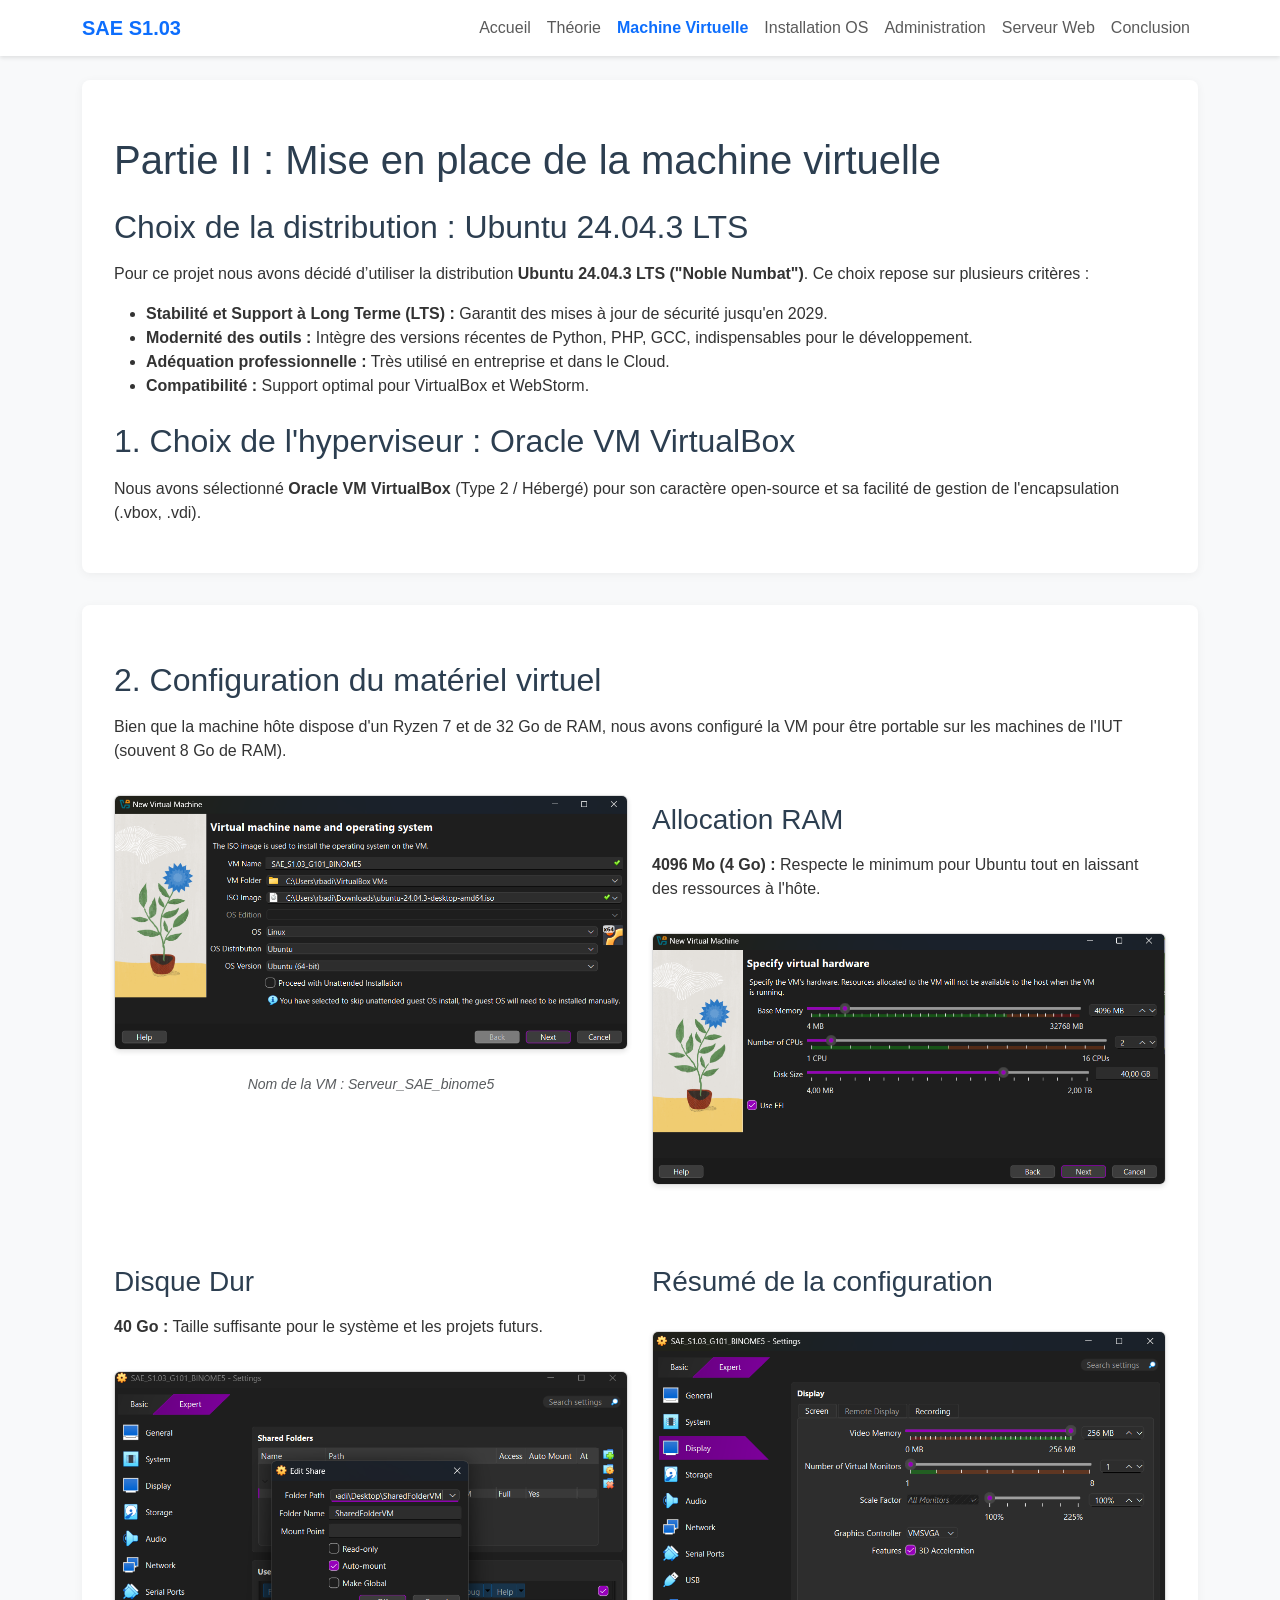
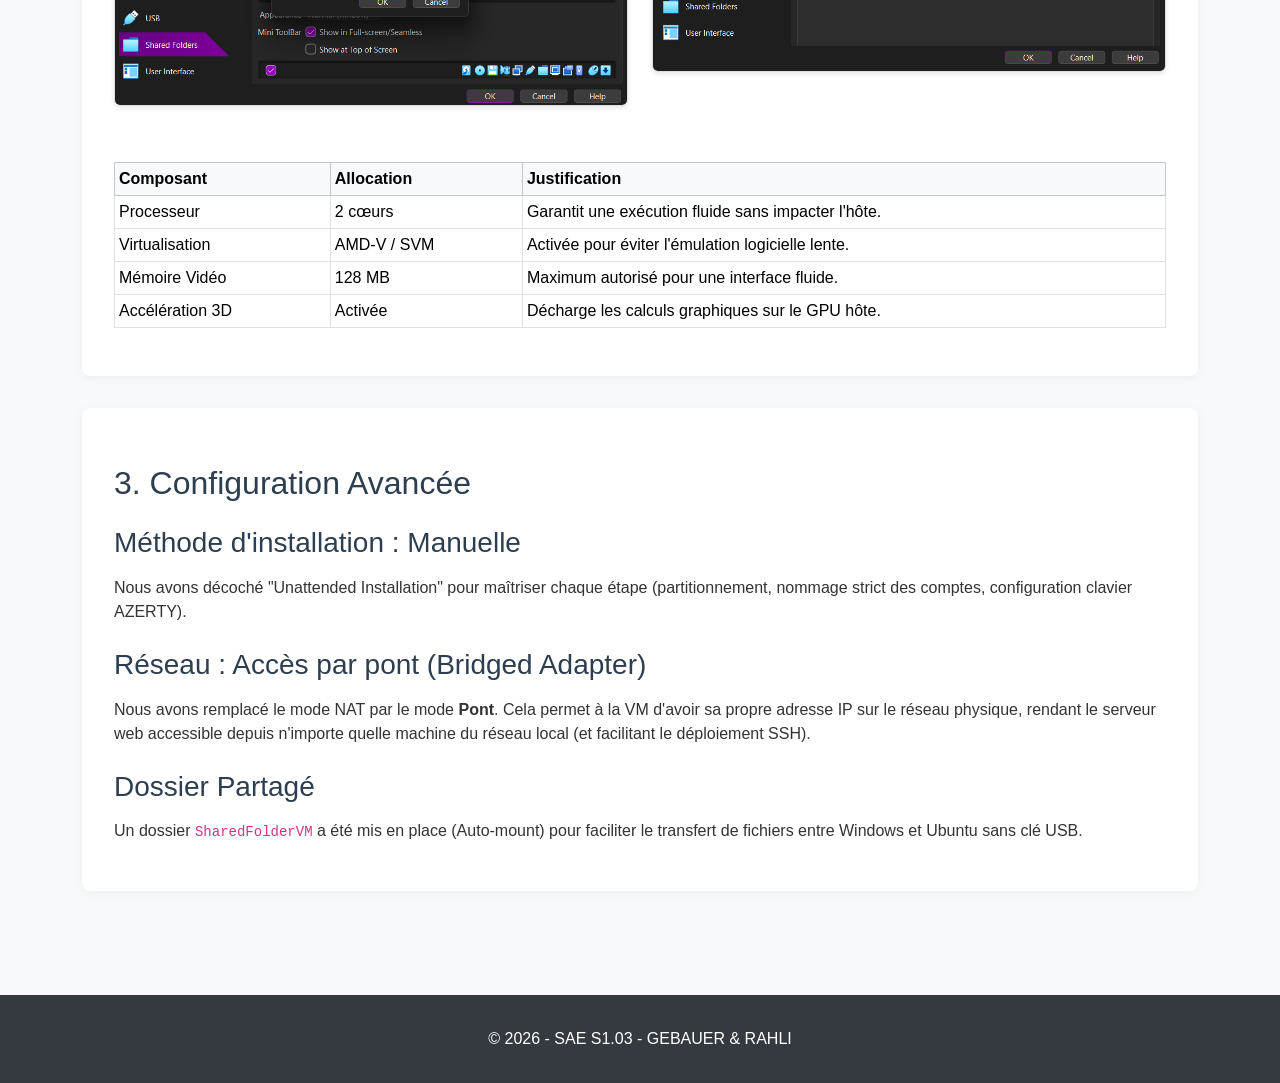
<file: Systeme/vm_setup.html>
<!DOCTYPE html>
<html lang="fr">
<head>
    <meta charset="UTF-8">
    <meta name="viewport" content="width=device-width, initial-scale=1.0">
    <title>Configuration VM - SAE S1.03</title>
    <link href="https://cdn.jsdelivr.net/npm/bootstrap@5.3.0/dist/css/bootstrap.min.css" rel="stylesheet">
    <link rel="stylesheet" href="css/style.css">
</head>
<body>

<nav class="navbar navbar-expand-lg navbar-light bg-white sticky-top">
    <div class="container">
        <a class="navbar-brand" href="index.html">SAE S1.03</a>
        <button class="navbar-toggler" type="button" data-bs-toggle="collapse" data-bs-target="#navbarNav">
            <span class="navbar-toggler-icon"></span>
        </button>
        <div class="collapse navbar-collapse" id="navbarNav">
            <ul class="navbar-nav ms-auto">
                <li class="nav-item"><a class="nav-link" href="index.html">Accueil</a></li>
                <li class="nav-item"><a class="nav-link" href="theorie.html">Théorie</a></li>
                <li class="nav-item"><a class="nav-link active" href="vm_setup.html">Machine Virtuelle</a></li>
                <li class="nav-item"><a class="nav-link" href="install_linux.html">Installation OS</a></li>
                <li class="nav-item"><a class="nav-link" href="admin_linux.html">Administration</a></li>
                <li class="nav-item"><a class="nav-link" href="serveur_web.html">Serveur Web</a></li>
                <li class="nav-item"><a class="nav-link" href="conclusion.html">Conclusion</a></li>
            </ul>
        </div>
    </div>
</nav>

<main class="container py-4">
    <div class="content-section">
        <h1 class="mb-4">Partie II : Mise en place de la machine virtuelle</h1>
        
        <h2>Choix de la distribution : Ubuntu 24.04.3 LTS</h2>
        <p>
            Pour ce projet nous avons décidé d’utiliser la distribution <strong>Ubuntu 24.04.3 LTS ("Noble Numbat")</strong>. Ce choix repose sur plusieurs critères :
        </p>
        <ul>
            <li><strong>Stabilité et Support à Long Terme (LTS) :</strong> Garantit des mises à jour de sécurité jusqu'en 2029.</li>
            <li><strong>Modernité des outils :</strong> Intègre des versions récentes de Python, PHP, GCC, indispensables pour le développement.</li>
            <li><strong>Adéquation professionnelle :</strong> Très utilisé en entreprise et dans le Cloud.</li>
            <li><strong>Compatibilité :</strong> Support optimal pour VirtualBox et WebStorm.</li>
        </ul>

        <h2>1. Choix de l'hyperviseur : Oracle VM VirtualBox</h2>
        <p>
            Nous avons sélectionné <strong>Oracle VM VirtualBox</strong> (Type 2 / Hébergé) pour son caractère open-source et sa facilité de gestion de l'encapsulation (.vbox, .vdi).
        </p>
    </div>

    <div class="content-section">
        <h2>2. Configuration du matériel virtuel</h2>
        <p>
            Bien que la machine hôte dispose d'un Ryzen 7 et de 32 Go de RAM, nous avons configuré la VM pour être portable sur les machines de l'IUT (souvent 8 Go de RAM).
        </p>

        <div class="row">
            <div class="col-md-6">
                <figure class="figure">
                    <img src="assets/image1.png" class="figure-img img-fluid rounded" alt="Création de la VM">
                    <figcaption class="figure-caption">Nom de la VM : Serveur_SAE_binome5</figcaption>
                </figure>
            </div>
            <div class="col-md-6">
                <h3>Allocation RAM</h3>
                <p><strong>4096 Mo (4 Go) :</strong> Respecte le minimum pour Ubuntu tout en laissant des ressources à l'hôte.</p>
                <figure class="figure">
                    <img src="assets/image2.png" class="figure-img img-fluid rounded" alt="Configuration RAM">
                </figure>
            </div>
        </div>

        <div class="row mt-4">
            <div class="col-md-6">
                <h3>Disque Dur</h3>
                <p><strong>40 Go :</strong> Taille suffisante pour le système et les projets futurs.</p>
                <figure class="figure">
                    <img src="assets/image3.png" class="figure-img img-fluid rounded" alt="Configuration Disque">
                </figure>
            </div>
            <div class="col-md-6">
                <h3>Résumé de la configuration</h3>
                <figure class="figure">
                    <img src="assets/image4.png" class="figure-img img-fluid rounded" alt="Résumé Settings">
                </figure>
            </div>
        </div>
        
        <div class="mt-4">
            <table class="table table-sm table-bordered">
                <thead class="table-light">
                    <tr>
                        <th>Composant</th>
                        <th>Allocation</th>
                        <th>Justification</th>
                    </tr>
                </thead>
                <tbody>
                    <tr>
                        <td>Processeur</td>
                        <td>2 cœurs</td>
                        <td>Garantit une exécution fluide sans impacter l'hôte.</td>
                    </tr>
                    <tr>
                        <td>Virtualisation</td>
                        <td>AMD-V / SVM</td>
                        <td>Activée pour éviter l'émulation logicielle lente.</td>
                    </tr>
                    <tr>
                        <td>Mémoire Vidéo</td>
                        <td>128 MB</td>
                        <td>Maximum autorisé pour une interface fluide.</td>
                    </tr>
                    <tr>
                        <td>Accélération 3D</td>
                        <td>Activée</td>
                        <td>Décharge les calculs graphiques sur le GPU hôte.</td>
                    </tr>
                </tbody>
            </table>
        </div>
    </div>

    <div class="content-section">
        <h2>3. Configuration Avancée</h2>
        
        <h3>Méthode d'installation : Manuelle</h3>
        <p>
            Nous avons décoché "Unattended Installation" pour maîtriser chaque étape (partitionnement, nommage strict des comptes, configuration clavier AZERTY).
        </p>

        <h3>Réseau : Accès par pont (Bridged Adapter)</h3>
        <p>
            Nous avons remplacé le mode NAT par le mode <strong>Pont</strong>. Cela permet à la VM d'avoir sa propre adresse IP sur le réseau physique, rendant le serveur web accessible depuis n'importe quelle machine du réseau local (et facilitant le déploiement SSH).
        </p>

        <h3>Dossier Partagé</h3>
        <p>
            Un dossier <code>SharedFolderVM</code> a été mis en place (Auto-mount) pour faciliter le transfert de fichiers entre Windows et Ubuntu sans clé USB.
        </p>
    </div>
</main>

<footer class="text-center">
    <div class="container">
        <p class="mb-0">&copy; 2026 - SAE S1.03 - GEBAUER & RAHLI</p>
    </div>
</footer>

<script src="https://cdn.jsdelivr.net/npm/bootstrap@5.3.0/dist/js/bootstrap.bundle.min.js"></script>
</body>
</html>
</file>
<file: rts-game/style.css>
body, html {
    margin: 0;
    padding: 0;
    width: 100%;
    height: 100%;
    overflow: hidden;
    background-color: #f0f0f0;
    font-family: sans-serif;
}

#game-canvas {
    display: block;
    width: 100%;
    height: 100%;
}

#ui-container {
    position: absolute;
    top: 0;
    left: 0;
    width: 100%;
    height: 100%;
    pointer-events: none; /* Let clicks pass through to canvas */
    display: flex;
    flex-direction: column;
    justify-content: center;
}

#game-ui {
    width: 100%;
    height: 100%;
    display: flex;
    flex-direction: column;
    justify-content: space-between;
}

#game-ui.hidden {
    display: none;
}

#spawn-ui {
    position: absolute;
    bottom: 20px;
    left: 50%;
    transform: translateX(-50%);
    display: flex;
    flex-direction: column;
    align-items: center;
    pointer-events: auto;
}

#spawn-ui.hidden {
    display: none;
}

#instruction-panel {
    background: rgba(0, 0, 0, 0.7);
    color: white;
    padding: 15px;
    border-radius: 8px;
    text-align: center;
    margin-bottom: 10px;
    font-size: 16px;
}

#instruction-panel p {
    margin: 5px 0;
}

#start-btn {
    padding: 15px 30px;
    font-size: 20px;
    background-color: #2ecc71;
    color: white;
    border: none;
    border-radius: 8px;
    cursor: pointer;
    font-weight: bold;
    transition: background-color 0.2s;
}

#start-btn:hover:not(:disabled) {
    background-color: #27ae60;
}

#start-btn:disabled {
    background-color: #7f8c8d;
    cursor: not-allowed;
    opacity: 0.7;
}

#stats-panel {
    background: rgba(0, 0, 0, 0.7);
    color: white;
    padding: 10px 20px;
    margin: 10px;
    border-radius: 5px;
    align-self: flex-start;
    pointer-events: auto; /* Catch clicks on UI */
}

#stats-panel p {
    margin: 5px 0;
    font-size: 18px;
    font-weight: bold;
}

#controls-panel {
    background: rgba(0, 0, 0, 0.7);
    color: white;
    padding: 10px 20px;
    margin: 10px;
    border-radius: 5px;
    align-self: flex-end;
    margin-bottom: 20px;
    pointer-events: auto; /* Catch clicks on UI */
    display: flex;
    flex-direction: column;
    align-items: center;
}

#controls-panel label {
    margin-bottom: 10px;
    font-size: 16px;
}

#attack-percent {
    width: 200px;
}
</file>
<file: Systeme/css/style.css>
body {
    background-color: #f8f9fa;
    font-family: 'Segoe UI', Tahoma, Geneva, Verdana, sans-serif;
    color: #333;
}

h1, h2, h3, h4, h5, h6 {
    color: #2c3e50;
    margin-top: 1.5rem;
    margin-bottom: 1rem;
}

.navbar {
    box-shadow: 0 2px 4px rgba(0,0,0,.1);
}

.navbar-brand {
    font-weight: bold;
    color: #0d6efd !important;
}

footer {
    background-color: #343a40;
    color: white;
    padding: 2rem 0;
    margin-top: 3rem;
}

.content-section {
    background: white;
    padding: 2rem;
    border-radius: 8px;
    box-shadow: 0 2px 10px rgba(0,0,0,0.05);
    margin-bottom: 2rem;
}

.img-fluid {
    border-radius: 5px;
    border: 1px solid #ddd;
    box-shadow: 0 2px 5px rgba(0,0,0,0.1);
    margin: 1rem 0;
}

figcaption {
    font-style: italic;
    color: #6c757d;
    text-align: center;
    margin-top: 0.5rem;
}

.code-block {
    background-color: #2d2d2d;
    color: #f8f8f2;
    padding: 1rem;
    border-radius: 5px;
    font-family: 'Courier New', Courier, monospace;
    overflow-x: auto;
}

.nav-link.active {
    font-weight: bold;
    color: #0d6efd !important;
}
</file>
